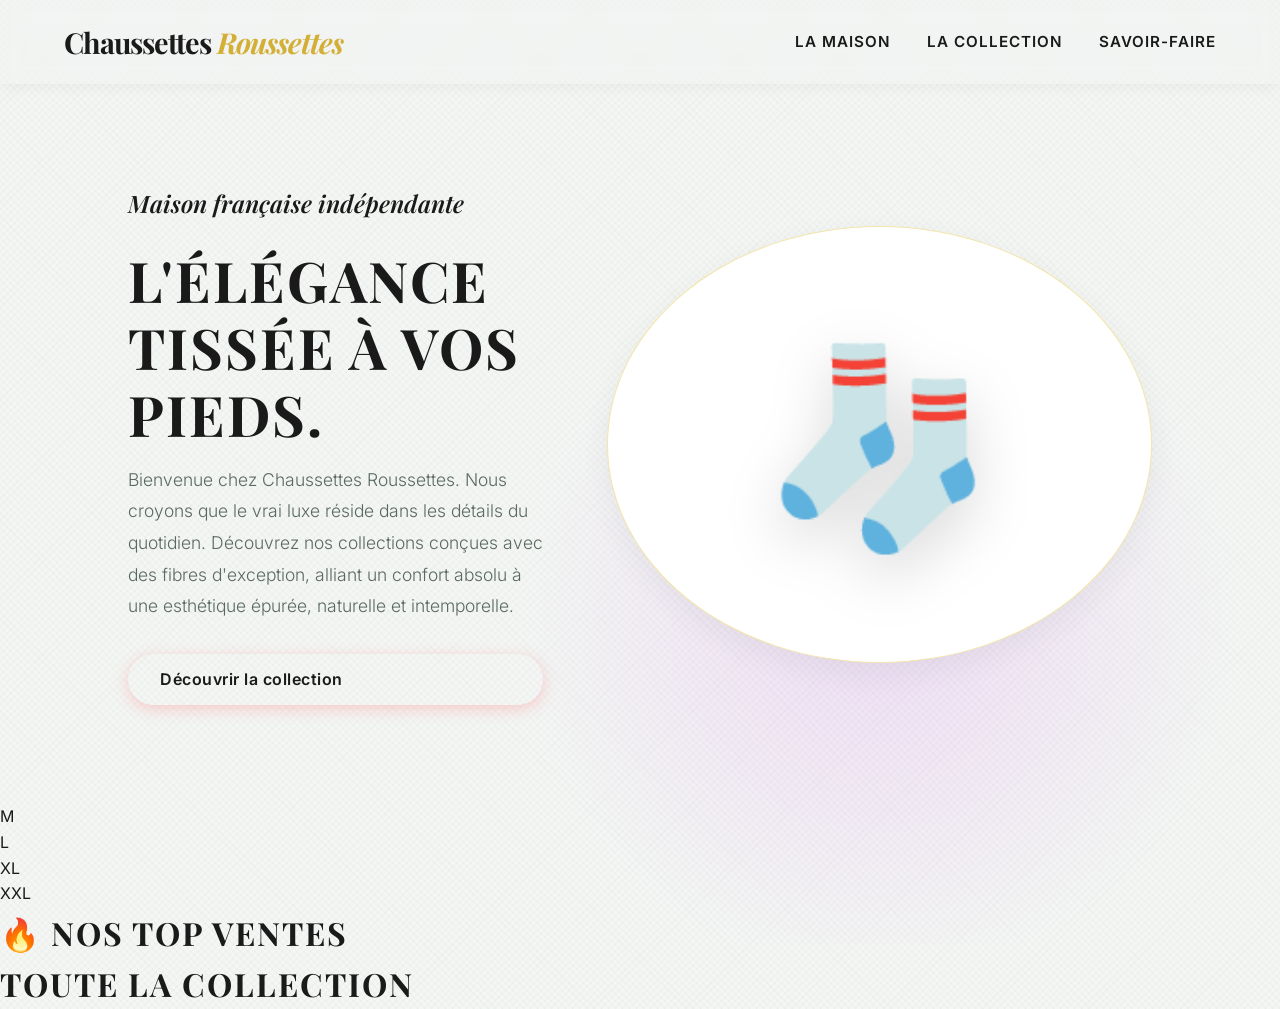
<file: index.html>
<!DOCTYPE html>
<html lang="fr">
<head>
    <meta charset="UTF-8">
    <meta name="viewport" content="width=device-width, initial-scale=1.0">
    <title>Chaussettes Roussettes - Accueil</title>
    <link rel="stylesheet" href="style.css">
</head>
<body class="page-transition">
    <nav>
        <div class="logo">Chaussettes <span>Roussettes</span></div>
        <div class="links">
            <a href="index.html" class="active">La Maison</a>
            <a href="shop.html">La Collection</a>
            <a href="references.html">Savoir-Faire</a>
        </div>
    </nav>

    <main class="hero-section">
        <div class="hero-content">
            <div class="subtitle">Maison française indépendante</div>
            <h1>L'élégance tissée à vos pieds.</h1>
            <p>Bienvenue chez Chaussettes Roussettes. Nous croyons que le vrai luxe réside dans les détails du quotidien. Découvrez nos collections conçues avec des fibres d'exception, alliant un confort absolu à une esthétique épurée, naturelle et intemporelle.</p>
            <a href="shop.html" class="btn-primary">Découvrir la collection</a>
        </div>
        <div class="hero-image">
            <div class="floating-sock">🧦</div>
        </div>
    </main>

    </body>
</html>
    </div>
</aside>
                <option value="M">M</option>
                <option value="L">L</option>
                <option value="XL">XL</option>
                <option value="XXL">XXL</option>
            </select>

        <section class="shop-content">
            <h2>🔥 Nos Top Ventes</h2>
            <div id="topSalesGrid" class="grid"></div>

            <h2>Toute la collection</h2>
            <div id="productsGrid" class="grid"></div>
        </section>
    </main>

    <script src="script.js"></script>
</body>
</html>
</file>
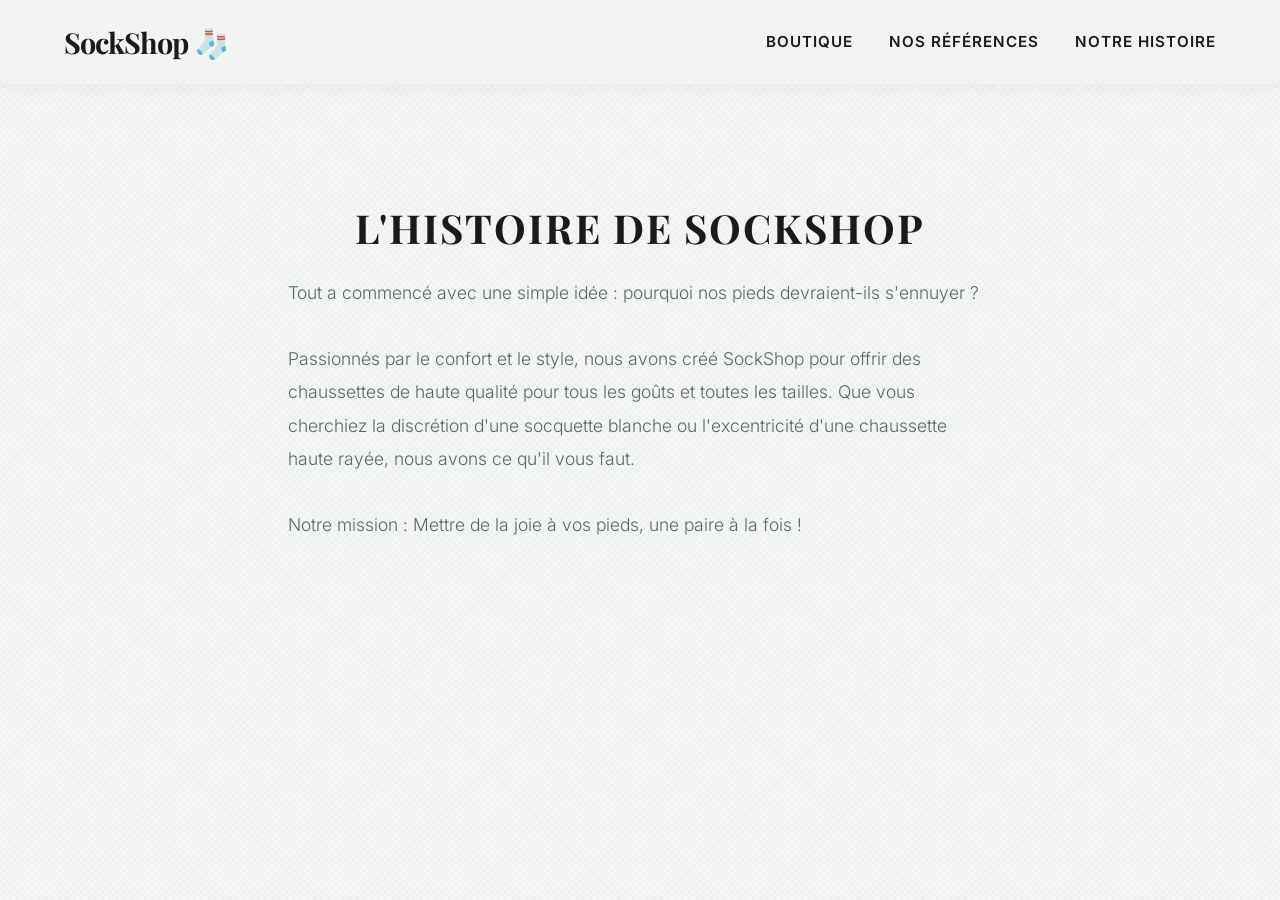
<file: bio.html>
<!DOCTYPE html>
<html lang="fr">
<head>
    <meta charset="UTF-8">
    <meta name="viewport" content="width=device-width, initial-scale=1.0">
    <title>SockShop - Notre Histoire</title>
    <link rel="stylesheet" href="style.css">
</head>
<body>
    <nav>
        <div class="logo">SockShop 🧦</div>
        <div class="links">
            <a href="index.html">Boutique</a>
            <a href="references.html">Nos Références</a>
            <a href="bio.html" class="active">Notre Histoire</a>
        </div>
    </nav>

    <main class="content-page">
        <h1>L'Histoire de SockShop</h1>
        <p>Tout a commencé avec une simple idée : pourquoi nos pieds devraient-ils s'ennuyer ?</p>
        <p>Passionnés par le confort et le style, nous avons créé SockShop pour offrir des chaussettes de haute qualité pour tous les goûts et toutes les tailles. Que vous cherchiez la discrétion d'une socquette blanche ou l'excentricité d'une chaussette haute rayée, nous avons ce qu'il vous faut.</p>
        <p>Notre mission : Mettre de la joie à vos pieds, une paire à la fois !</p>
    </main>
</body>
</html>
</file>
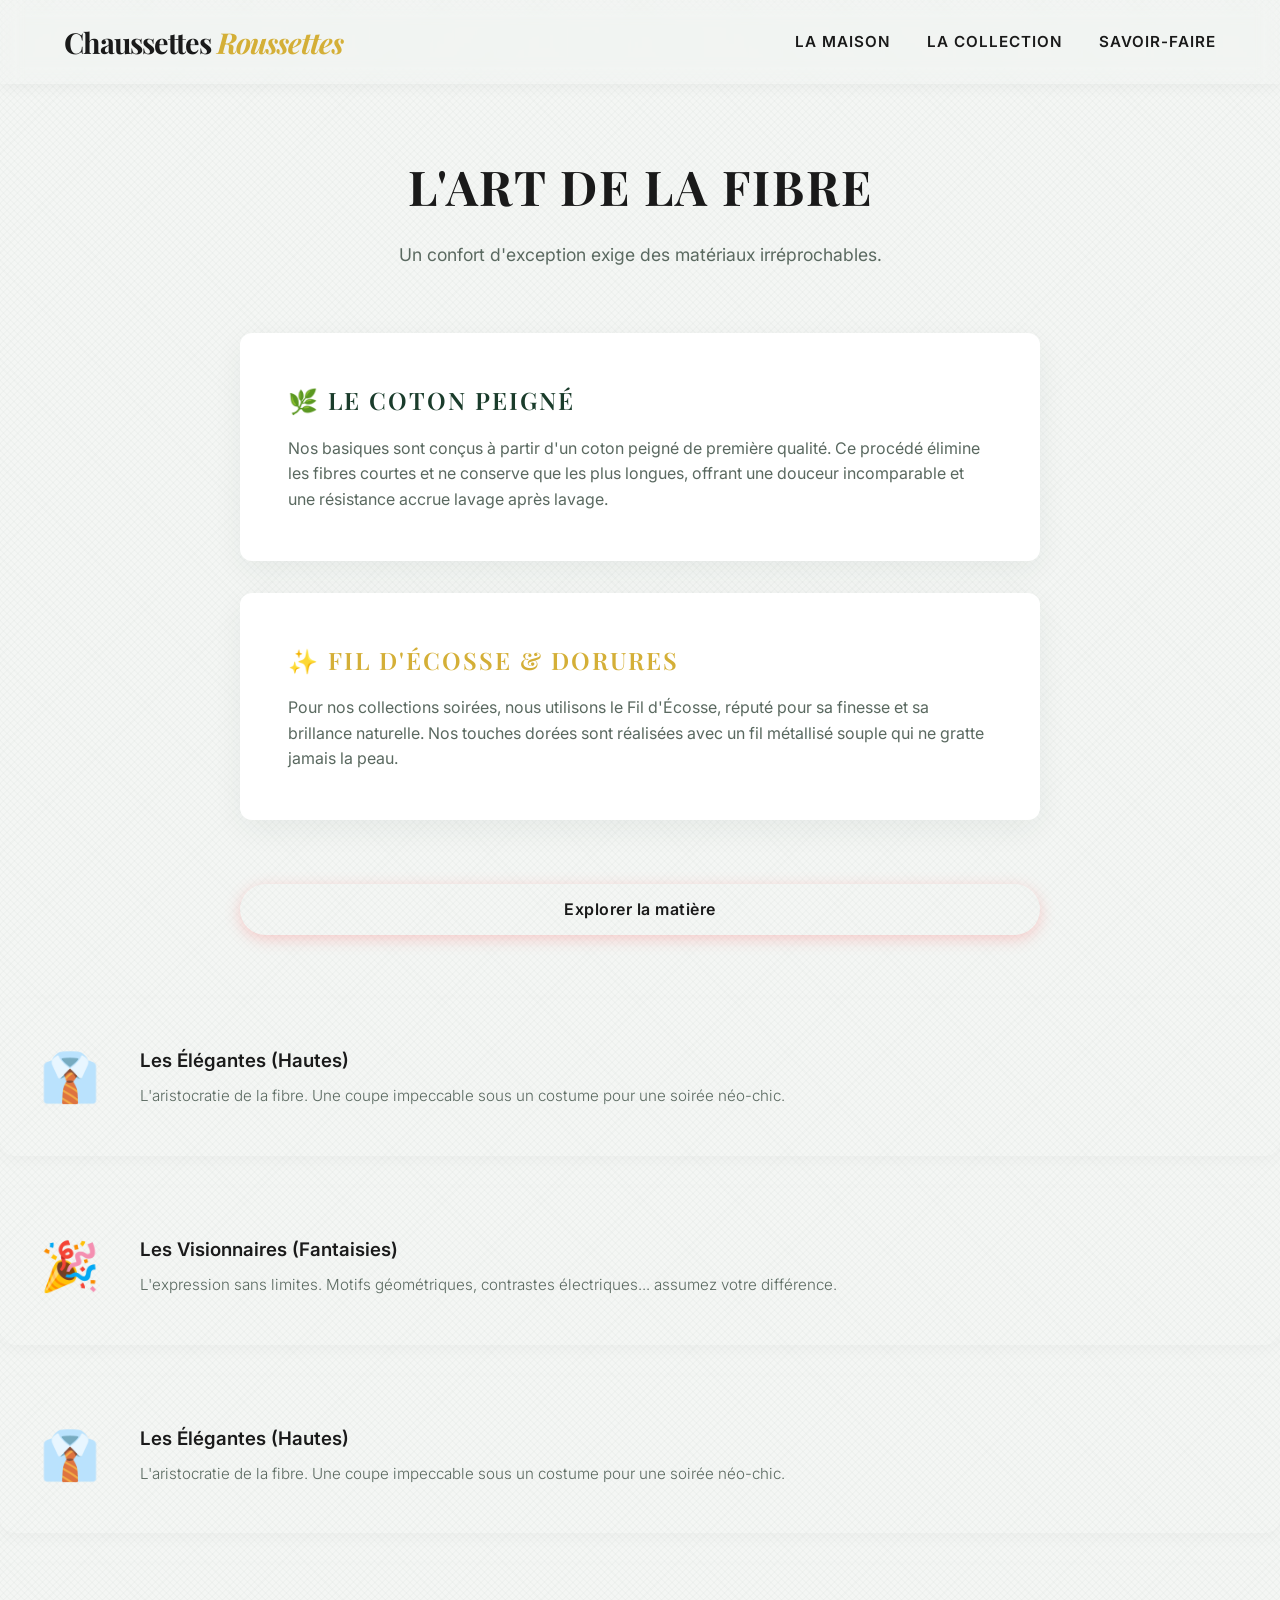
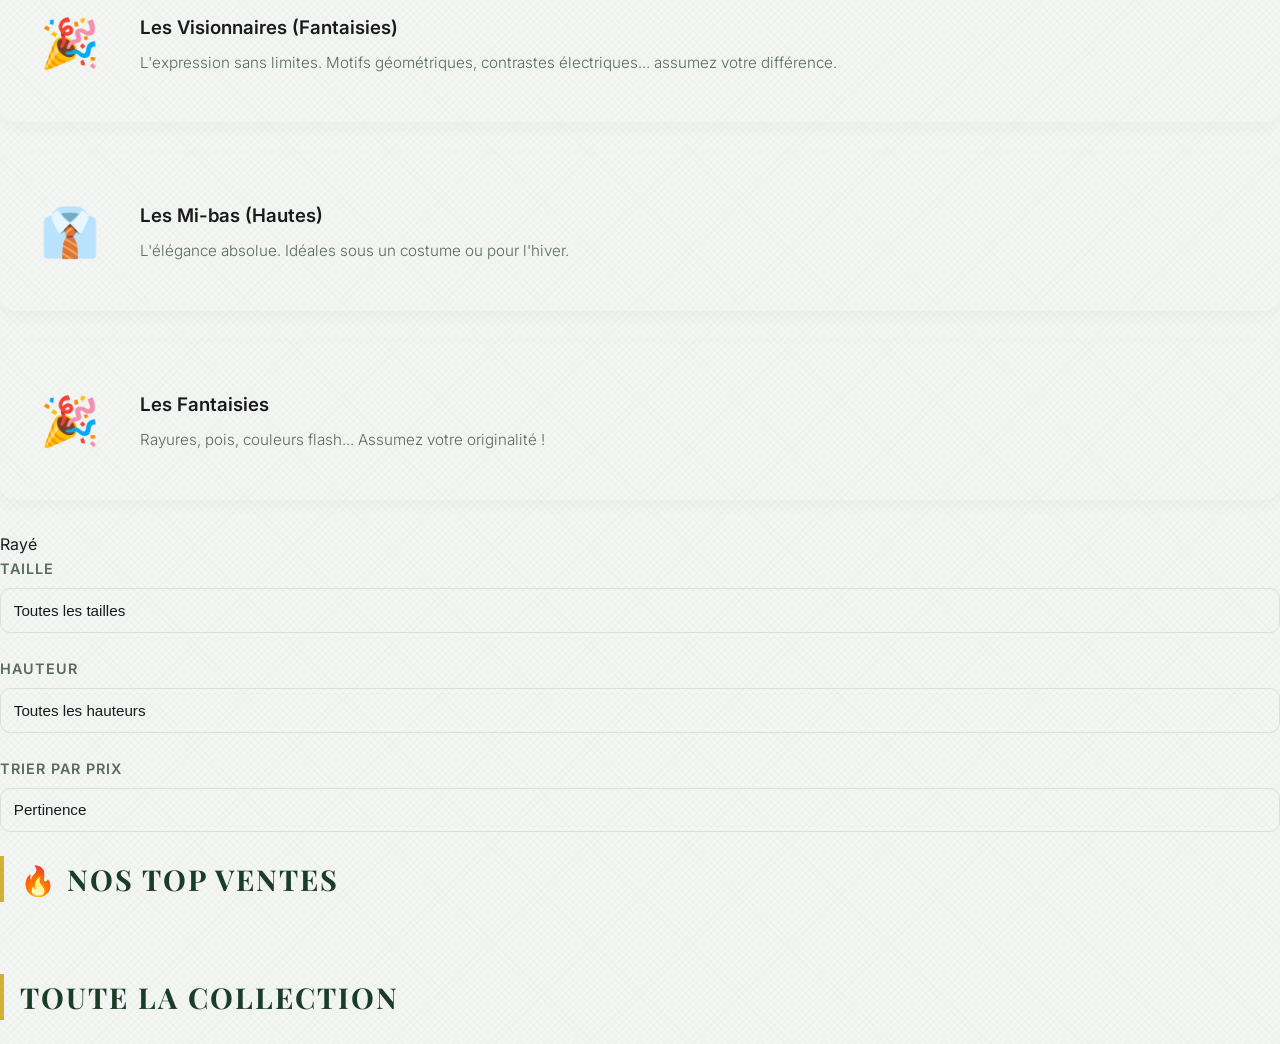
<file: references.html>
<!DOCTYPE html>
<html lang="fr">
<head>
    <meta charset="UTF-8">
    <meta name="viewport" content="width=device-width, initial-scale=1.0">
    <title>Chaussettes Roussettes - Savoir-Faire</title>
    <link rel="stylesheet" href="style.css">
</head>
<body class="page-transition">
    <nav>
        <div class="logo">Chaussettes <span>Roussettes</span></div>
        <div class="links">
            <a href="index.html">La Maison</a>
            <a href="shop.html">La Collection</a>
            <a href="references.html" class="active">Savoir-Faire</a>
        </div>
    </nav>

    <main class="shop-layout" style="margin-top: 4rem;">
        <div style="max-width: 800px; margin: 0 auto; text-align: center;">
            <h1 style="margin-bottom: 1rem;">L'Art de la Fibre</h1>
            <p style="color: var(--text-muted); font-size: 1.1rem; margin-bottom: 4rem;">Un confort d'exception exige des matériaux irréprochables.</p>
            
            <div style="text-align: left; background: var(--bg-card); padding: 3rem; border-radius: var(--radius); box-shadow: var(--shadow-soft); border: var(--border); margin-bottom: 2rem;">
                <h3 style="margin-bottom: 1rem; color: var(--primary-green); font-family: var(--font-heading); font-size: 1.5rem;">🌿 Le Coton Peigné</h3>
                <p style="color: var(--text-muted);">Nos basiques sont conçus à partir d'un coton peigné de première qualité. Ce procédé élimine les fibres courtes et ne conserve que les plus longues, offrant une douceur incomparable et une résistance accrue lavage après lavage.</p>
            </div>

            <div style="text-align: left; background: var(--bg-card); padding: 3rem; border-radius: var(--radius); box-shadow: var(--shadow-soft); border: var(--border); margin-bottom: 2rem;">
                <h3 style="margin-bottom: 1rem; color: var(--accent-gold); font-family: var(--font-heading); font-size: 1.5rem;">✨ Fil d'Écosse & Dorures</h3>
                <p style="color: var(--text-muted);">Pour nos collections soirées, nous utilisons le Fil d'Écosse, réputé pour sa finesse et sa brillance naturelle. Nos touches dorées sont réalisées avec un fil métallisé souple qui ne gratte jamais la peau.</p>
            </div>
            
            <a href="shop.html" class="btn-primary" style="margin-top: 2rem;">Explorer la matière</a>
        </div>
    </main>

    <script src="script.js"></script>
</body>
</html>
            </div>
            <div class="ref-item">
                <div class="ref-icon">👔</div>
                <div class="ref-text">
                    <h3>Les Élégantes (Hautes)</h3>
                    <p>L'aristocratie de la fibre. Une coupe impeccable sous un costume pour une soirée néo-chic.</p>
                </div>
            </div>
            <div class="ref-item">
                <div class="ref-icon">🎉</div>
                <div class="ref-text">
                    <h3>Les Visionnaires (Fantaisies)</h3>
                    <p>L'expression sans limites. Motifs géométriques, contrastes électriques... assumez votre différence.</p>
                </div>
            </div>
        </div>
    </main>

    <script src="script.js"></script>
</body>
</html>
            </div>
            <div class="ref-item">
                <div class="ref-icon">👔</div>
                <div class="ref-text">
                    <h3>Les Élégantes (Hautes)</h3>
                    <p>L'aristocratie de la fibre. Une coupe impeccable sous un costume pour une soirée néo-chic.</p>
                </div>
            </div>
            <div class="ref-item">
                <div class="ref-icon">🎉</div>
                <div class="ref-text">
                    <h3>Les Visionnaires (Fantaisies)</h3>
                    <p>L'expression sans limites. Motifs géométriques, contrastes électriques... assumez votre différence.</p>
                </div>
            </div>
        </div>
    </main>

    <script src="script.js"></script>
</body>
</html>
            </div>
            <div class="ref-item">
                <div class="ref-icon">👔</div>
                <div class="ref-text">
                    <h3>Les Mi-bas (Hautes)</h3>
                    <p>L'élégance absolue. Idéales sous un costume ou pour l'hiver.</p>
                </div>
            </div>
            <div class="ref-item">
                <div class="ref-icon">🎉</div>
                <div class="ref-text">
                    <h3>Les Fantaisies</h3>
                    <p>Rayures, pois, couleurs flash... Assumez votre originalité !</p>
                </div>
            </div>
        </div>
    </main>

    <script src="script.js"></script>
</body>
</html>
                    <option value="rayé">Rayé</option>
                </select>
            </div>
            <div class="filter-group">
                <label>Taille</label>
                <select id="sizeFilter">
                    <option value="toutes">Toutes les tailles</option>
                    <option value="S">S</option>
                    <option value="M">M</option>
                    <option value="L">L</option>
                    <option value="XL">XL</option>
                    <option value="XXL">XXL</option>
                </select>
            </div>
            <div class="filter-group">
                <label>Hauteur</label>
                <select id="heightFilter">
                    <option value="toutes">Toutes les hauteurs</option>
                    <option value="haute">Hautes</option>
                    <option value="basse">Basses</option>
                </select>
            </div>
            <div class="filter-group">
                <label>Trier par Prix</label>
                <select id="priceSort">
                    <option value="aucun">Pertinence</option>
                    <option value="asc">Moins cher au plus cher</option>
                    <option value="desc">Plus cher au moins cher</option>
                </select>
            </div>
        </aside>

        <section class="shop-content">
            <h2 class="section-title">🔥 Nos Top Ventes</h2>
            <div id="topSalesGrid" class="grid"></div>

            <h2 class="section-title" style="margin-top: 3rem;">Toute la collection</h2>
            <div id="productsGrid" class="grid"></div>
        </section>
    </main>

    <div id="productModal" class="modal">
        <div class="modal-content glass-panel">
            <span class="close-btn">&times;</span>
            <div id="modalDetails"></div>
        </div>
    </div>

    <script src="script.js"></script>
</body>
</html>
</file>
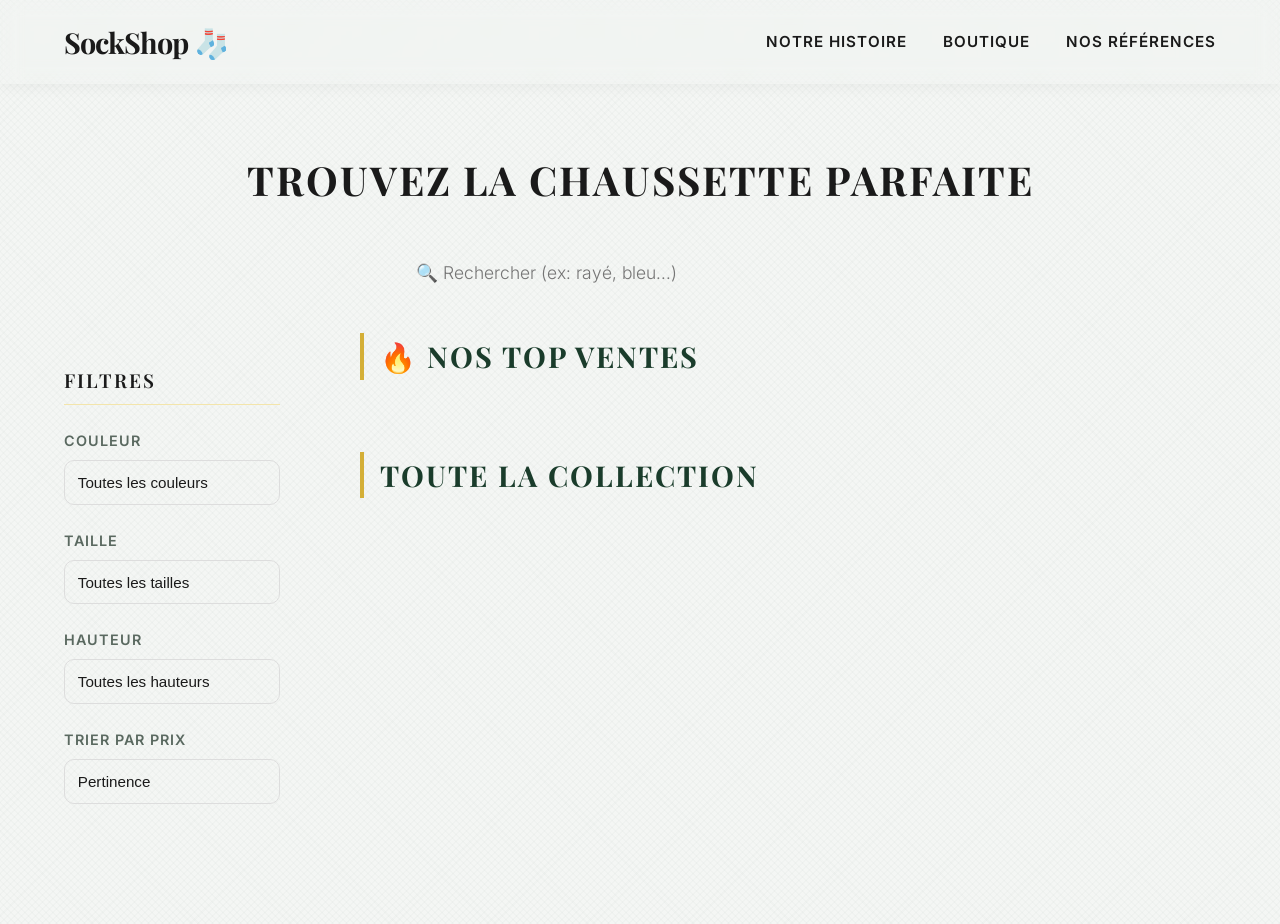
<file: Shop.html>
<!DOCTYPE html>
<html lang="fr">
<head>
    <meta charset="UTF-8">
    <meta name="viewport" content="width=device-width, initial-scale=1.0">
    <title>SockShop - Boutique</title>
    <link rel="stylesheet" href="style.css">
</head>
<body class="page-transition">
    <nav>
        <div class="logo">SockShop 🧦</div>
        <div class="links">
            <a href="index.html">Notre Histoire</a>
            <a href="shop.html" class="active">Boutique</a>
            <a href="references.html">Nos Références</a>
        </div>
    </nav>

    <header class="shop-header animate-slide-up">
        <h1>Trouvez la chaussette parfaite</h1>
        <div class="search-bar">
            <input type="text" id="searchInput" placeholder="🔍 Rechercher (ex: rayé, bleu...)">
        </div>
    </header>

    <main class="shop-layout animate-fade-in">
        <aside class="filters glass-panel">
            <h3>Filtres</h3>
            <div class="filter-group">
                <label>Couleur</label>
                <select id="colorFilter">
                    <option value="toutes">Toutes les couleurs</option>
                    <option value="rouge">Rouge</option>
                    <option value="bleu">Bleu</option>
                    <option value="noir">Noir</option>
                    <option value="blanc">Blanc</option>
                    <option value="rayé">Rayé</option>
                </select>
            </div>
            <div class="filter-group">
                <label>Taille</label>
                <select id="sizeFilter">
                    <option value="toutes">Toutes les tailles</option>
                    <option value="S">S</option>
                    <option value="M">M</option>
                    <option value="L">L</option>
                    <option value="XL">XL</option>
                    <option value="XXL">XXL</option>
                </select>
            </div>
            <div class="filter-group">
                <label>Hauteur</label>
                <select id="heightFilter">
                    <option value="toutes">Toutes les hauteurs</option>
                    <option value="haute">Hautes</option>
                    <option value="basse">Basses</option>
                </select>
            </div>
            <div class="filter-group">
                <label>Trier par Prix</label>
                <select id="priceSort">
                    <option value="aucun">Pertinence</option>
                    <option value="asc">Moins cher au plus cher</option>
                    <option value="desc">Plus cher au moins cher</option>
                </select>
            </div>
        </aside>

        <section class="shop-content">
            <h2 class="section-title">🔥 Nos Top Ventes</h2>
            <div id="topSalesGrid" class="grid"></div>

            <h2 class="section-title" style="margin-top: 3rem;">Toute la collection</h2>
            <div id="productsGrid" class="grid"></div>
        </section>
    </main>

    <div id="productModal" class="modal">
        <div class="modal-content glass-panel">
            <span class="close-btn">&times;</span>
            <div id="modalDetails"></div>
        </div>
    </div>

    <script src="script.js"></script>
</body>
</html>
</file>
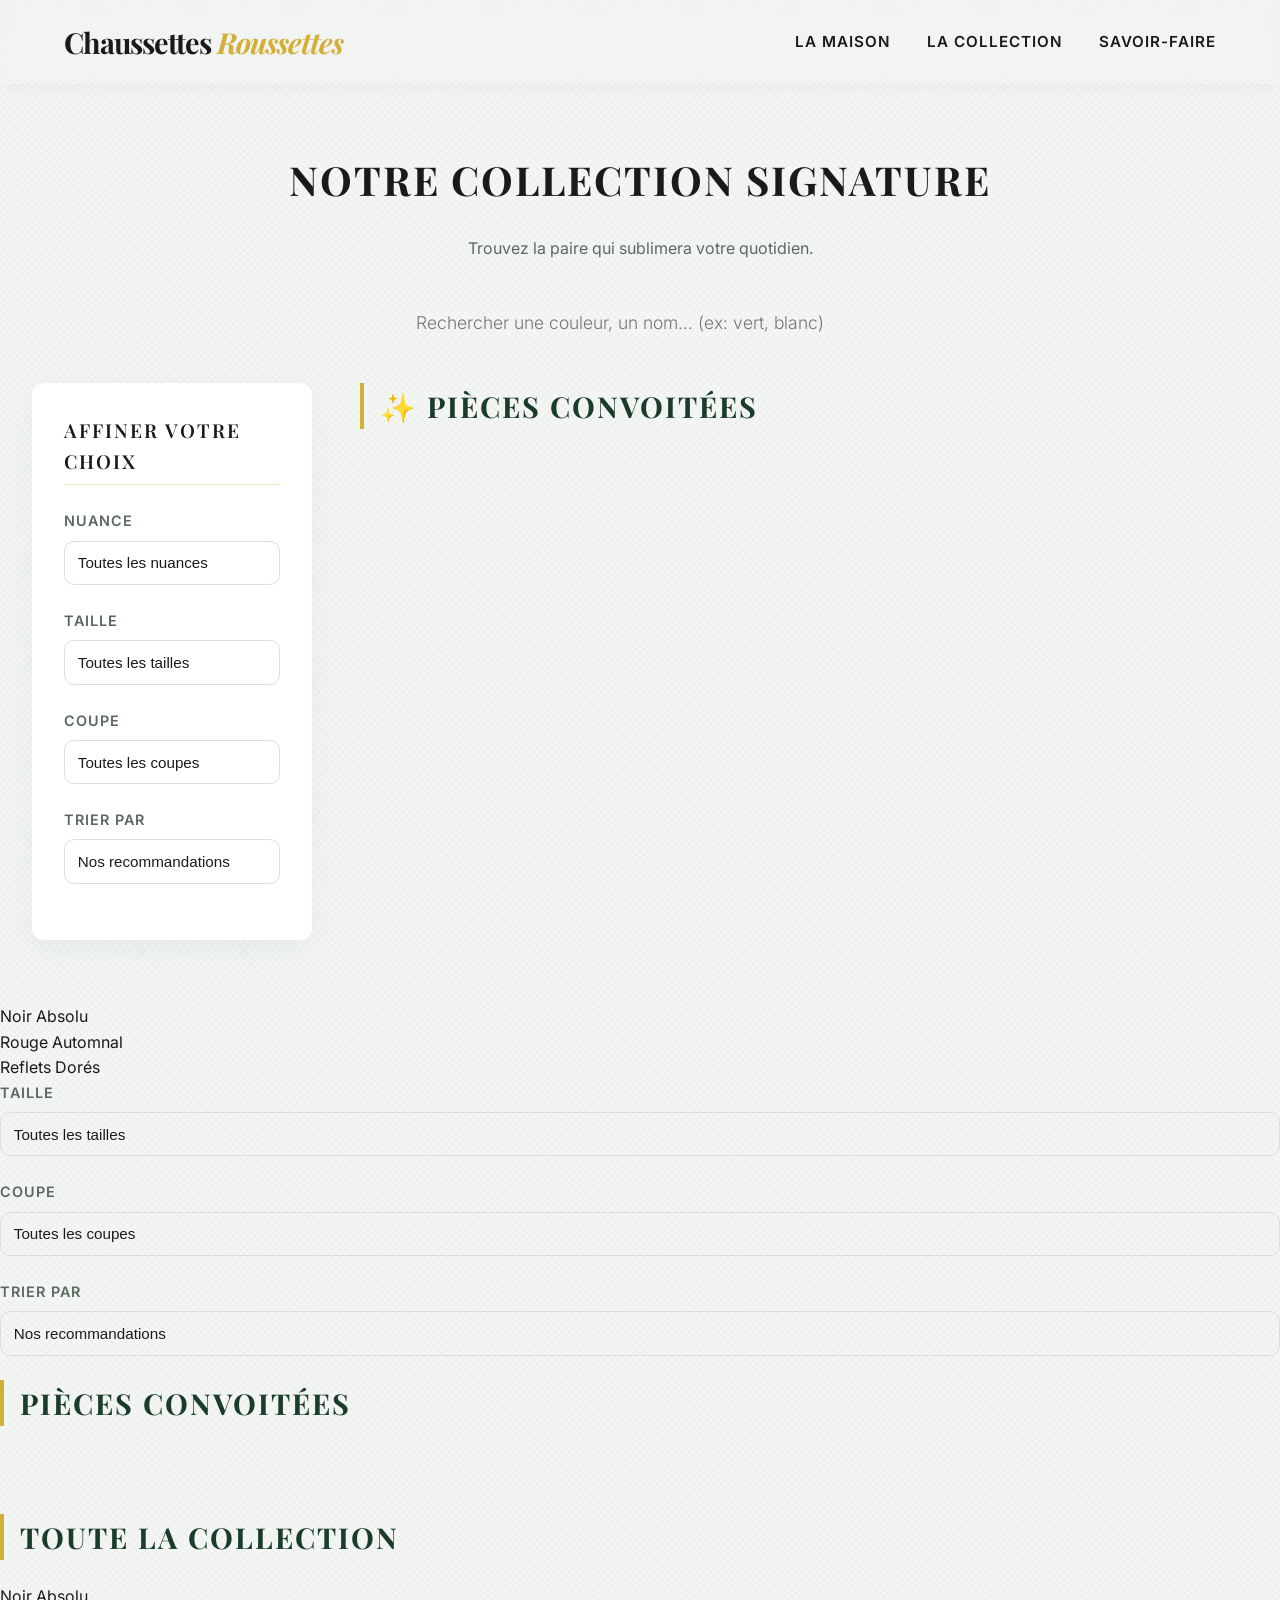
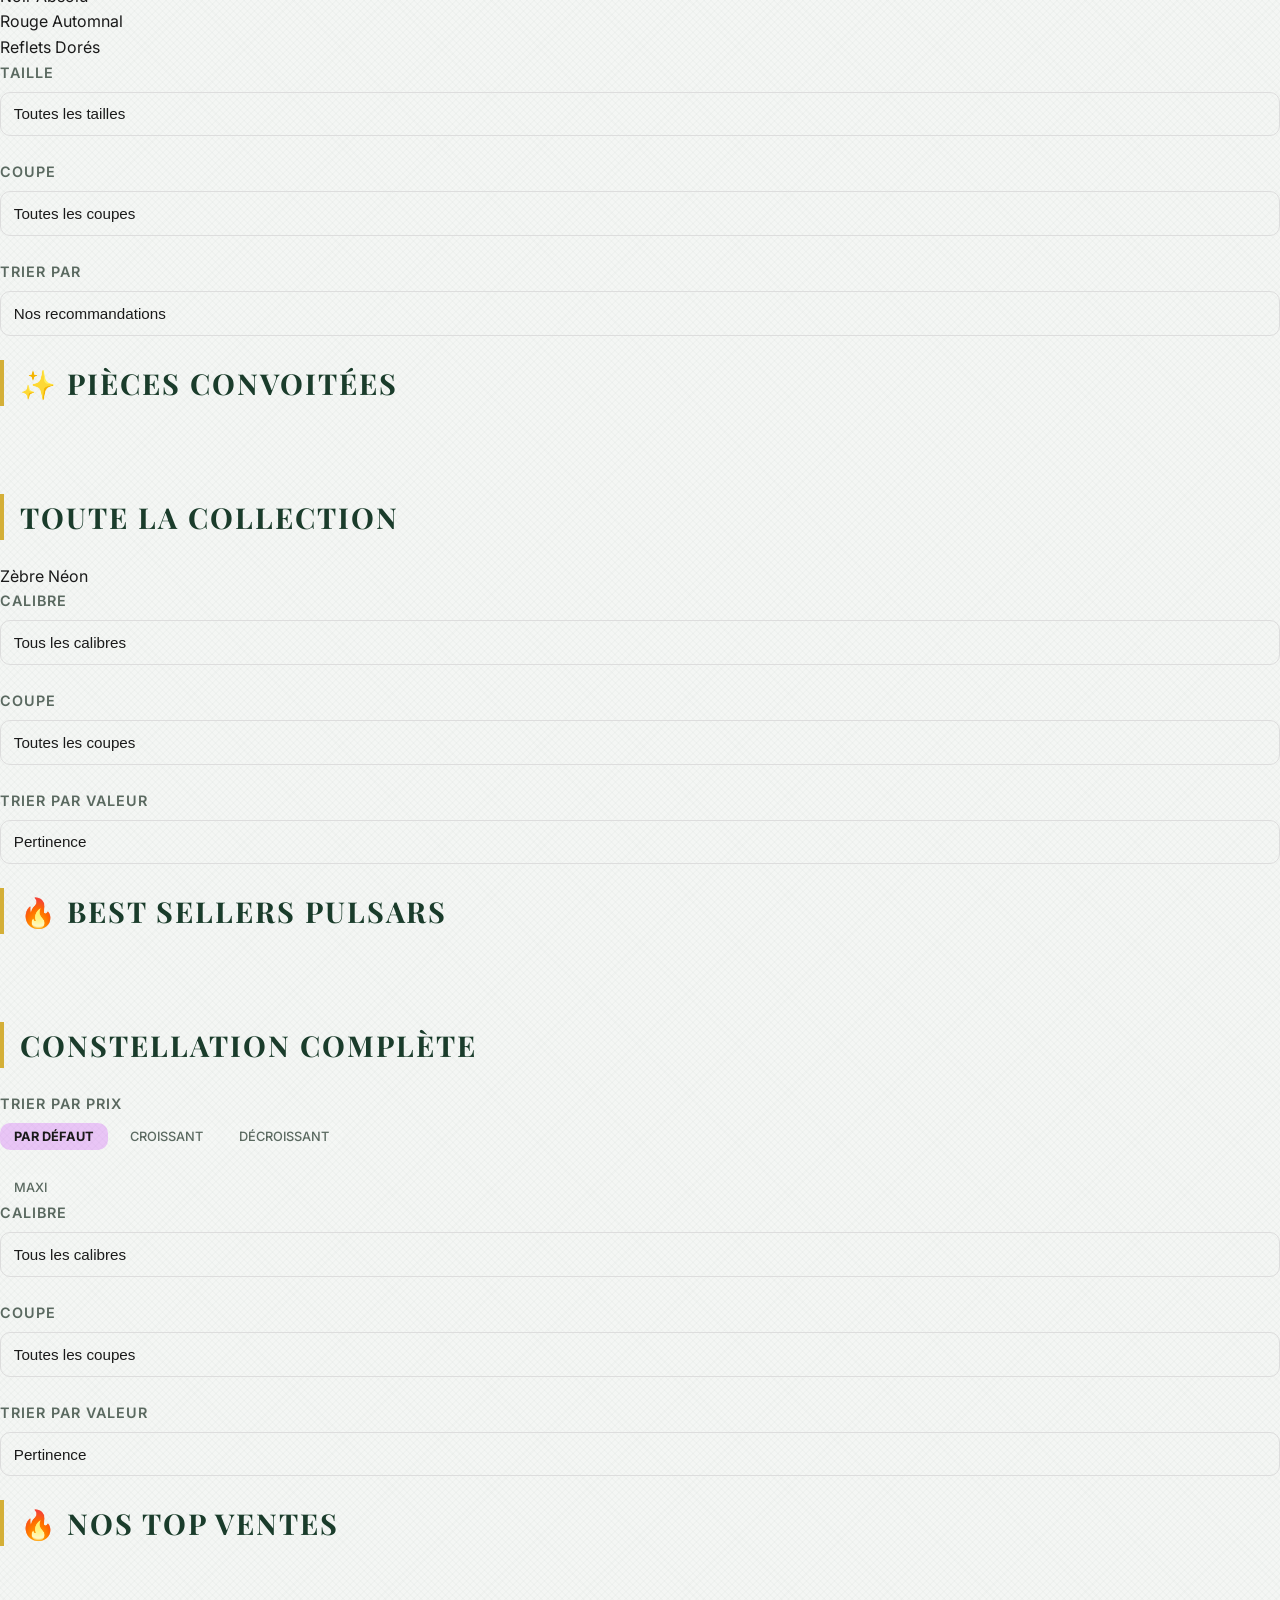
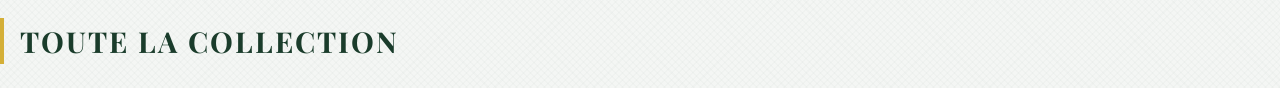
<file: shop.html>
<!DOCTYPE html>
<html lang="fr">
<head>
    <meta charset="UTF-8">
    <meta name="viewport" content="width=device-width, initial-scale=1.0">
    <title>Chaussettes Roussettes - La Collection</title>
    <link rel="stylesheet" href="style.css">
</head>
<body class="page-transition">
    <nav>
        <div class="logo">Chaussettes <span>Roussettes</span></div>
        <div class="links">
            <a href="index.html">La Maison</a>
            <a href="shop.html" class="active">La Collection</a>
            <a href="references.html">Savoir-Faire</a>
        </div>
    </nav>

    <header class="shop-header">
        <h1>Notre Collection Signature</h1>
        <p style="color: var(--text-muted);">Trouvez la paire qui sublimera votre quotidien.</p>
        <div class="search-bar">
            <input type="text" id="searchInput" placeholder="Rechercher une couleur, un nom... (ex: vert, blanc)">
        </div>
    </header>

    <main class="shop-layout">
        <aside class="filters">
            <h3>Affiner votre choix</h3>
            
            <div class="filter-group">
                <label>Nuance</label>
                <select id="colorFilter">
                    <option value="toutes">Toutes les nuances</option>
                    <option value="vert">Vert Forêt / Sauge</option>
                    <option value="blanc">Blanc Pur / Crème</option>
                    <option value="noir">Noir Absolu</option>
                    <option value="rouge">Rouge Automnal</option>
                    <option value="doré">Reflets Dorés</option>
                </select>
            </div>
            
            <div class="filter-group">
                <label>Taille</label>
                <select id="sizeFilter">
                    <option value="toutes">Toutes les tailles</option>
                    <option value="S">S (35-38)</option>
                    <option value="M">M (39-42)</option>
                    <option value="L">L (43-45)</option>
                    <option value="XL">XL (46+)</option>
                </select>
            </div>
            
            <div class="filter-group">
                <label>Coupe</label>
                <select id="heightFilter">
                    <option value="toutes">Toutes les coupes</option>
                    <option value="haute">Classique (Haute)</option>
                    <option value="basse">Socquette (Basse)</option>
                </select>
            </div>
            
            <div class="filter-group">
                <label>Trier par</label>
                <select id="priceSort">
                    <option value="aucun">Nos recommandations</option>
                    <option value="asc">Prix croissant</option>
                    <option value="desc">Prix décroissant</option>
                </select>
            </div>
        </aside>

        <section class="shop-content">
            <div id="topSalesSection">
                <h2 class="section-title">✨ Pièces Convoitées</h2>
                <div id="topSalesGrid" class="grid" style="margin-bottom: 4rem;"></div>
            </div>

            <div id="productsGrid"></div>
        </section>
    </main>

    <div id="productModal" class="modal">
        <div class="modal-content glass-panel">
            <span class="close-btn">&times;</span>
            <div id="modalDetails"></div>
        </div>
    </div>

    <script src="script.js"></script>
</body>
</html>
                    <option value="noir">Noir Absolu</option>
                    <option value="rouge">Rouge Automnal</option>
                    <option value="doré">Reflets Dorés</option>
                </select>
            </div>
            
            <div class="filter-group">
                <label>Taille</label>
                <select id="sizeFilter">
                    <option value="toutes">Toutes les tailles</option>
                    <option value="S">S (35-38)</option>
                    <option value="M">M (39-42)</option>
                    <option value="L">L (43-45)</option>
                    <option value="XL">XL (46+)</option>
                </select>
            </div>
            
            <div class="filter-group">
                <label>Coupe</label>
                <select id="heightFilter">
                    <option value="toutes">Toutes les coupes</option>
                    <option value="haute">Classique (Haute)</option>
                    <option value="basse">Socquette (Basse)</option>
                </select>
            </div>
            
            <div class="filter-group">
                <label>Trier par</label>
                <select id="priceSort">
                    <option value="aucun">Nos recommandations</option>
                    <option value="asc">Prix croissant</option>
                    <option value="desc">Prix décroissant</option>
                </select>
            </div>
        </aside>

        <section class="shop-content">
            <h2 class="section-title">Pièces Convoitées</h2>
            <div id="topSalesGrid" class="grid"></div>

            <h2 class="section-title" style="margin-top: 4rem;">Toute la Collection</h2>
            <div id="productsGrid" class="grid"></div>
        </section>
    </main>

    <div id="productModal" class="modal">
        <div class="modal-content">
            <span class="close-btn">&times;</span>
            <div id="modalDetails"></div>
        </div>
    </div>

    <script src="script.js"></script>
</body>
</html>
                    <option value="noir">Noir Absolu</option>
                    <option value="rouge">Rouge Automnal</option>
                    <option value="doré">Reflets Dorés</option>
                </select>
            </div>
            
            <div class="filter-group">
                <label>Taille</label>
                <select id="sizeFilter">
                    <option value="toutes">Toutes les tailles</option>
                    <option value="S">S (35-38)</option>
                    <option value="M">M (39-42)</option>
                    <option value="L">L (43-45)</option>
                    <option value="XL">XL (46+)</option>
                </select>
            </div>
            
            <div class="filter-group">
                <label>Coupe</label>
                <select id="heightFilter">
                    <option value="toutes">Toutes les coupes</option>
                    <option value="haute">Classique (Haute)</option>
                    <option value="basse">Socquette (Basse)</option>
                </select>
            </div>
            
            <div class="filter-group">
                <label>Trier par</label>
                <select id="priceSort">
                    <option value="aucun">Nos recommandations</option>
                    <option value="asc">Prix croissant</option>
                    <option value="desc">Prix décroissant</option>
                </select>
            </div>
        </aside>

        <section class="shop-content">
            <h2 class="section-title">✨ Pièces Convoitées</h2>
            <div id="topSalesGrid" class="grid"></div>

            <h2 class="section-title" style="margin-top: 4rem;">Toute la Collection</h2>
            <div id="productsGrid" class="grid"></div>
        </section>
    </main>

    <div id="productModal" class="modal">
        <div class="modal-content">
            <span class="close-btn">&times;</span>
            <div id="modalDetails"></div>
        </div>
    </div>

    <script src="script.js"></script>
</body>
</html>
                    <option value="rayé">Zèbre Néon</option>
                </select>
            </div>
            <div class="filter-group">
                <label>Calibre</label>
                <select id="sizeFilter">
                    <option value="toutes">Tous les calibres</option>
                    <option value="S">S</option>
                    <option value="M">M</option>
                    <option value="L">L</option>
                    <option value="XL">XL</option>
                    <option value="XXL">XXL</option>
                </select>
            </div>
            <div class="filter-group">
                <label>Coupe</label>
                <select id="heightFilter">
                    <option value="toutes">Toutes les coupes</option>
                    <option value="haute">Hautes</option>
                    <option value="basse">Basses</option>
                </select>
            </div>
            <div class="filter-group">
                <label>Trier par Valeur</label>
                <select id="priceSort">
                    <option value="aucun">Pertinence</option>
                    <option value="asc">Valeur croissante</option>
                    <option value="desc">Valeur décroissante</option>
                </select>
            </div>
        </aside>

        <section class="shop-content">
            <h2 class="section-title">🔥 Best Sellers Pulsars</h2>
            <div id="topSalesGrid" class="grid"></div>

            <h2 class="section-title" style="margin-top: 4rem;">Constellation Complète</h2>
            <div id="productsGrid" class="grid"></div>
        </section>
    </main>

    <div id="productModal" class="modal">
        <div class="modal-content glass-panel">
            <span class="close-btn">&times;</span>
            <div id="modalDetails"></div>
        </div>
    </div>

    <script src="script.js"></script>
</body>
</html>
            <div class="filter-group">
                <label>Trier par Prix</label>
                <div class="filter-chips" id="priceChips">
                    <button class="chip active" data-value="aucun">Par défaut</button>
                    <button class="chip" data-value="asc">Croissant</button>
                    <button class="chip" data-value="desc">Décroissant</button>
                </div>
            </div>
        </aside>

        <section style="flex: 1;">
            <div id="productsGrid" class="grid"></div>
        </section>
    </main>

    <div id="productModal" class="modal">
        <div class="modal-content">
            <span class="close-btn">&times;</span>
            <div id="modalDetails"></div>
        </div>
    </div>

    <script src="script.js"></script>
</body>
</html>
                    <button class="chip" data-value="desc">Maxi</button>
                </div>
            </div>
        </aside>

        <main class="grid" id="productsGrid"></main>
    </div>

    <div id="productModal" class="modal">
        <div class="modal-content">
            <span class="close">&times;</span>
            <div id="modalBody"></div>
        </div>
    </div>

    <script src="script.js"></script>
</body>
</html>
</body>
</html>
                </select>
            </div>
            <div class="filter-group">
                <label>Calibre</label>
                <select id="sizeFilter">
                    <option value="toutes">Tous les calibres</option>
                    <option value="S">S</option>
                    <option value="M">M</option>
                    <option value="L">L</option>
                    <option value="XL">XL</option>
                    <option value="XXL">XXL</option>
                </select>
            </div>
            <div class="filter-group">
                <label>Coupe</label>
                <select id="heightFilter">
                    <option value="toutes">Toutes les coupes</option>
                    <option value="haute">Hautes</option>
                    <option value="basse">Basses</option>
                </select>
            </div>
            <div class="filter-group">
                <label>Trier par Valeur</label>
                <select id="priceSort">
                    <option value="aucun">Pertinence</option>
                    <option value="asc">Valeur croissante</option>
                    <option value="desc">Valeur décroissante</option>
                </select>
            </div>
        </aside>

        <section class="shop-content">
            <h2 class="section-title">🔥 Nos Top Ventes</h2>
            <div id="topSalesGrid" class="grid"></div>

            <h2 class="section-title" style="margin-top: 3rem;">Toute la collection</h2>
            <div id="productsGrid" class="grid"></div>
        </section>
    </main>

    <div id="productModal" class="modal">
        <div class="modal-content glass-panel">
            <span class="close-btn">&times;</span>
            <div id="modalDetails"></div>
        </div>
    </div>

    <script src="script.js"></script>
</body>
</html>
</file>
<file: style.css>
@import url('https://fonts.googleapis.com/css2?family=Playfair+Display:ital,wght@0,400;0,600;0,700;1,400&family=Inter:wght@300;400;500&display=swap');

:root {
    --bg-main: #F4F6F4; /* Un blanc très légèrement teinté de vert/gris pour la douceur */
    --bg-card: #FFFFFF;
    
    --primary-green: #1A3C2B; /* Vert forêt très profond et luxueux */
    --primary-green-light: #2A543F;
    
    --accent-gold: #D4AF37; /* Or classique */
    --accent-gold-light: #F3E5AB;
    
    --text-dark: #1A1A1A;
    --text-muted: #5A6960; /* Gris-vert pour les textes secondaires */
    
    --shadow-soft: 0 10px 30px rgba(26, 60, 43, 0.06);
    --shadow-gold: 0 10px 30px rgba(212, 175, 55, 0.15);
    
    --border-gold: 1px solid var(--accent-gold);
    --border-green: 1px solid rgba(26, 60, 43, 0.1);
    
    --radius: 12px;
    --transition: all 0.3s ease;
    
    --font-heading: 'Playfair Display', serif;
    --font-body: 'Inter', sans-serif;
}

* { box-sizing: border-box; margin: 0; padding: 0; outline: none; }

/* --- TEXTURE COTON / MAILLE EN FOND --- */
body { 
    background-color: var(--bg-main); 
    color: var(--text-dark); 
    font-family: var(--font-body);
    line-height: 1.6;
    -webkit-font-smoothing: antialiased;
    /* Création du motif "tissu/maille" avec du CSS pur */
    background-image: 
        repeating-linear-gradient(45deg, rgba(26,60,43,0.02) 0, rgba(26,60,43,0.02) 1.5px, transparent 1.5px, transparent 5px),
        repeating-linear-gradient(-45deg, rgba(26,60,43,0.02) 0, rgba(26,60,43,0.02) 1.5px, transparent 1.5px, transparent 5px);
}

/* Animations */
.page-transition { animation: fadeIn 0.8s ease-out; }
@keyframes fadeIn { from { opacity: 0; transform: translateY(10px); } to { opacity: 1; transform: translateY(0); } }

/* Typographie */
h1, h2, h3 { font-family: var(--font-heading); font-weight: 600; color: var(--primary-green); }
h1 { font-size: 3rem; margin-bottom: 1rem; }
h2 { font-size: 2rem; }

/* --- Navigation (Désormais en Vert & Or) --- */
nav {
    background: var(--primary-green);
    padding: 1.2rem 5%;
    display: flex; justify-content: space-between; align-items: center;
    border-bottom: 3px solid var(--accent-gold);
    position: sticky; top: 0; z-index: 100;
    box-shadow: 0 4px 15px rgba(0,0,0,0.1);
}
nav .logo { 
    font-family: var(--font-heading);
    font-size: 1.8rem; font-weight: 700; 
    color: #FFFFFF;
    letter-spacing: 1px;
}
nav .logo span { color: var(--accent-gold); font-style: italic; }
nav a { 
    color: #FFFFFF; text-decoration: none; 
    margin-left: 2.5rem; font-weight: 400; font-size: 0.95rem;
    transition: var(--transition); position: relative; 
}
nav a:hover, nav a.active { color: var(--accent-gold); }
nav a::after {
    content: ''; position: absolute; width: 0; height: 1px;
    background: var(--accent-gold); bottom: -4px; left: 0;
    transition: var(--transition);
}
nav a:hover::after, nav a.active::after { width: 100%; }

/* --- Boutons Luxe --- */
.btn-primary {
    display: inline-block; 
    background: var(--primary-green);
    color: var(--accent-gold); 
    padding: 1rem 2.5rem; border-radius: 40px; border: var(--border-gold);
    font-family: var(--font-body); font-weight: 500; letter-spacing: 0.5px;
    cursor: pointer; transition: var(--transition); text-decoration: none;
    box-shadow: var(--shadow-soft);
}
.btn-primary:hover { 
    background: var(--accent-gold); color: var(--primary-green);
    box-shadow: var(--shadow-gold); transform: translateY(-2px);
}

/* --- Hero Section (Accueil) --- */
.hero-section { display: flex; align-items: center; justify-content: space-between; min-height: 80vh; padding: 0 10%; gap: 4rem; }
.hero-content { flex: 1; max-width: 600px; }
.hero-content .subtitle { font-size: 1.2rem; color: var(--accent-gold); font-style: italic; font-family: var(--font-heading); margin-bottom: 1rem; }
.hero-content p { color: var(--text-muted); font-size: 1.1rem; margin-bottom: 2.5rem; }
.hero-image { 
    flex: 1; display: flex; justify-content: center; 
    background: var(--bg-card); padding: 4rem; border-radius: 50%;
    box-shadow: var(--shadow-gold); border: 2px solid var(--accent-gold);
}
.floating-sock { font-size: 8rem; animation: float 6s ease-in-out infinite; }
@keyframes float { 0%, 100% { transform: translateY(0); } 50% { transform: translateY(-15px); } }

/* --- Boutique & Recherche --- */
.shop-header { text-align: center; padding: 4rem 2rem 2rem; }
.search-bar { margin-top: 2rem; display: flex; justify-content: center; }
.search-bar input {
    padding: 1rem 1.5rem; width: 100%; max-width: 500px;
    border-radius: 30px; border: var(--border-green);
    font-size: 1rem; font-family: var(--font-body);
    box-shadow: var(--shadow-soft); transition: var(--transition);
}
.search-bar input:focus { border: var(--border-gold); box-shadow: var(--shadow-gold); }

/* --- Filtres --- */
.shop-layout { display: flex; max-width: 1400px; margin: 0 auto 5rem; padding: 0 5%; gap: 4rem; }
.filters { 
    width: 280px; padding: 2rem; background: var(--bg-card); 
    border-radius: var(--radius); box-shadow: var(--shadow-soft);
    height: fit-content; position: sticky; top: 100px; border: var(--border-gold);
}
.filters h3 { font-size: 1.2rem; margin-bottom: 1.5rem; border-bottom: 1px solid var(--accent-gold-light); padding-bottom: 0.5rem; color: var(--primary-green); }
.filter-group { margin-bottom: 1.5rem; }
.filter-group label { display: block; font-size: 0.85rem; color: var(--primary-green); font-weight: 600; margin-bottom: 0.5rem; text-transform: uppercase; letter-spacing: 1px; }
.filter-group select {
    width: 100%; padding: 0.8rem 1rem; border-radius: 8px; border: var(--border-green);
    background: var(--bg-main); color: var(--text-dark); font-family: var(--font-body); 
    cursor: pointer; transition: var(--transition); font-size: 0.95rem;
}
.filter-group select:focus { border-color: var(--accent-gold); }

/* --- Grille Produits --- */
.shop-content { flex: 1; }
.section-title { font-size: 1.8rem; margin-bottom: 2rem; color: var(--primary-green); border-left: 4px solid var(--accent-gold); padding-left: 1rem; }
.grid { display: grid; grid-template-columns: repeat(auto-fill, minmax(260px, 1fr)); gap: 2rem; }
.card {
    background: var(--bg-card); border-radius: var(--radius); padding: 2rem; text-align: center;
    border: var(--border-green); box-shadow: var(--shadow-soft); transition: var(--transition); cursor: pointer;
    position: relative; overflow: hidden;
}
.card::before { content: ''; position: absolute; top: 0; left: 0; width: 100%; height: 4px; background: var(--accent-gold); transform: scaleX(0); transition: var(--transition); }
.card:hover::before { transform: scaleX(1); }
.card:hover { transform: translateY(-5px); box-shadow: var(--shadow-gold); border-color: var(--accent-gold); }
.card-img { font-size: 4.5rem; margin-bottom: 1.5rem; display: block; transition: transform 0.3s; }
.card:hover .card-img { transform: scale(1.05); }
.card h4 { font-family: var(--font-heading); font-size: 1.2rem; margin-bottom: 0.5rem; color: var(--primary-green); }
.tags { font-size: 0.8rem; color: var(--accent-gold); margin-bottom: 1rem; font-weight: 500; text-transform: uppercase; letter-spacing: 1px; }
.price { font-weight: 600; color: var(--primary-green-light); font-size: 1.3rem; margin-bottom: 1.5rem; }

/* --- Modale --- */
.modal { display: none; position: fixed; z-index: 1000; left: 0; top: 0; width: 100%; height: 100%; background-color: rgba(26, 60, 43, 0.6); backdrop-filter: blur(5px); align-items: center; justify-content: center; opacity: 0; transition: opacity 0.3s; }
.modal.show { display: flex; opacity: 1; }
.modal-content { background: var(--bg-card); padding: 3rem; border-radius: var(--radius); width: 90%; max-width: 500px; text-align: center; position: relative; box-shadow: var(--shadow-gold); border: 2px solid var(--accent-gold); }
.close-btn { position: absolute; top: 1.5rem; right: 1.5rem; font-size: 2rem; color: var(--text-muted); cursor: pointer; }
.close-btn:hover { color: var(--accent-gold); }

@media (max-width: 900px) {
    .hero-section { flex-direction: column; text-align: center; padding: 4rem 5%; }
    .shop-layout { flex-direction: column; }
    .filters { width: 100%; position: static; }
    nav { flex-direction: column; gap: 1rem; }
    nav a { margin: 0 1rem; }
}
.page-transition { animation: fadeIn 0.8s ease-out; }
@keyframes fadeIn { from { opacity: 0; transform: translateY(10px); } to { opacity: 1; transform: translateY(0); } }

/* Typographie */
h1, h2, h3 { font-family: var(--font-heading); font-weight: 600; color: var(--primary-green); }
h1 { font-size: 3rem; margin-bottom: 1rem; }
h2 { font-size: 2rem; }

/* --- Navigation --- */
nav {
    background: rgba(255, 255, 255, 0.95);
    backdrop-filter: blur(10px);
    padding: 1.5rem 5%;
    display: flex; justify-content: space-between; align-items: center;
    border-bottom: var(--border);
    position: sticky; top: 0; z-index: 100;
}
nav .logo { 
    font-family: var(--font-heading);
    font-size: 1.8rem; font-weight: 700; 
    color: var(--primary-green);
    letter-spacing: 1px;
}
nav .logo span { color: var(--accent-gold); font-style: italic; }
nav a { 
    color: var(--text-muted); text-decoration: none; 
    margin-left: 2.5rem; font-weight: 400; font-size: 0.95rem;
    transition: var(--transition); position: relative; 
}
nav a:hover, nav a.active { color: var(--primary-green); }
nav a::after {
    content: ''; position: absolute; width: 0; height: 1px;
    background: var(--accent-gold); bottom: -4px; left: 0;
    transition: var(--transition);
}
nav a:hover::after, nav a.active::after { width: 100%; }

/* --- Boutons --- */
.btn-primary {
    display: inline-block; 
    background: var(--primary-green);
    color: #FFF; 
    padding: 1rem 2.5rem; border-radius: 40px; border: 1px solid var(--primary-green);
    font-family: var(--font-body); font-weight: 500; letter-spacing: 0.5px;
    cursor: pointer; transition: var(--transition); text-decoration: none;
}
.btn-primary:hover { 
    background: #FFF; color: var(--primary-green);
    border-color: var(--primary-green);
    box-shadow: var(--shadow-hover);
}

/* --- Hero Section (Accueil) --- */
.hero-section {
    display: flex; align-items: center; justify-content: space-between;
    min-height: 80vh; padding: 0 10%; gap: 4rem;
}
.hero-content { flex: 1; max-width: 600px; }
.hero-content .subtitle { font-size: 1.2rem; color: var(--accent-gold); font-style: italic; font-family: var(--font-heading); margin-bottom: 1rem; }
.hero-content p { color: var(--text-muted); font-size: 1.1rem; margin-bottom: 2.5rem; }
.hero-image { 
    flex: 1; display: flex; justify-content: center; 
    background: var(--bg-card); padding: 4rem; border-radius: 50%;
    box-shadow: var(--shadow-soft); border: 1px solid var(--accent-gold-light);
}
.floating-sock { font-size: 8rem; animation: float 6s ease-in-out infinite; }
@keyframes float { 0%, 100% { transform: translateY(0); } 50% { transform: translateY(-15px); } }

/* --- Header Boutique & Recherche --- */
.shop-header { text-align: center; padding: 4rem 2rem 2rem; }
.search-bar { margin-top: 2rem; display: flex; justify-content: center; }
.search-bar input {
    padding: 1rem 1.5rem; width: 100%; max-width: 500px;
    border-radius: 30px; border: var(--border);
    font-size: 1rem; font-family: var(--font-body);
    box-shadow: var(--shadow-soft); transition: var(--transition);
}
.search-bar input:focus { border: var(--border-gold); box-shadow: 0 0 0 3px rgba(197, 160, 89, 0.1); }

/* --- Layout Boutique & Filtres --- */
.shop-layout { display: flex; max-width: 1400px; margin: 0 auto 5rem; padding: 0 5%; gap: 4rem; }
.filters { 
    width: 280px; padding: 2rem; background: var(--bg-card); 
    border-radius: var(--radius); box-shadow: var(--shadow-soft);
    height: fit-content; position: sticky; top: 120px; border: var(--border);
}
.filters h3 { font-size: 1.2rem; margin-bottom: 1.5rem; border-bottom: 1px solid var(--accent-gold-light); padding-bottom: 0.5rem; }
.filter-group { margin-bottom: 1.5rem; }
.filter-group label { display: block; font-size: 0.85rem; color: var(--text-muted); margin-bottom: 0.5rem; text-transform: uppercase; letter-spacing: 1px; }
.filter-group select {
    width: 100%; padding: 0.8rem 1rem; border-radius: 8px; border: var(--border);
    background: var(--bg-main); color: var(--text-dark); font-family: var(--font-body); 
    cursor: pointer; transition: var(--transition); font-size: 0.95rem;
}
.filter-group select:focus { border-color: var(--accent-gold); }

/* --- Grille Produits --- */
.shop-content { flex: 1; }
.section-title { font-size: 1.8rem; margin-bottom: 2rem; color: var(--primary-green); }
.grid { display: grid; grid-template-columns: repeat(auto-fill, minmax(260px, 1fr)); gap: 2rem; }
.card {
    background: var(--bg-card); border-radius: var(--radius); padding: 2rem; text-align: center;
    border: var(--border); box-shadow: var(--shadow-soft); transition: var(--transition); cursor: pointer;
}
.card:hover { transform: translateY(-5px); box-shadow: var(--shadow-hover); border-color: var(--accent-gold-light); }
.card-img { font-size: 4.5rem; margin-bottom: 1.5rem; display: block; transition: transform 0.3s; }
.card:hover .card-img { transform: scale(1.05); }
.card h4 { font-family: var(--font-heading); font-size: 1.2rem; margin-bottom: 0.5rem; color: var(--text-dark); }
.tags { font-size: 0.8rem; color: var(--accent-gold); margin-bottom: 1rem; font-weight: 500; text-transform: uppercase; letter-spacing: 1px; }
.price { font-weight: 600; color: var(--primary-green); font-size: 1.3rem; margin-bottom: 1.5rem; }

/* --- Modale --- */
.modal {
    display: none; position: fixed; z-index: 1000; left: 0; top: 0;
    width: 100%; height: 100%; background-color: rgba(0, 0, 0, 0.3);
    backdrop-filter: blur(5px); align-items: center; justify-content: center; opacity: 0; transition: opacity 0.3s;
}
.modal.show { display: flex; opacity: 1; }
.modal-content {
    background: var(--bg-card); padding: 3rem; border-radius: var(--radius);
    width: 90%; max-width: 500px; text-align: center; position: relative;
    box-shadow: 0 20px 60px rgba(0,0,0,0.15); border: 1px solid var(--accent-gold-light);
}
.close-btn { position: absolute; top: 1.5rem; right: 1.5rem; font-size: 2rem; color: var(--text-muted); cursor: pointer; }
.close-btn:hover { color: var(--text-dark); }
.modal-title { margin: 1rem 0; font-size: 2rem; }
.modal-desc { color: var(--text-muted); margin-bottom: 2rem; font-size: 0.95rem; }

@media (max-width: 900px) {
    .hero-section { flex-direction: column; text-align: center; padding: 4rem 5%; }
    .shop-layout { flex-direction: column; }
    .filters { width: 100%; position: static; }
    nav { flex-direction: column; gap: 1rem; }
    nav a { margin: 0 1rem; }
}
    line-height: 1.6;
}

/* Texture de fond subtile (Géométrie & Grain) */
body::before {
    content: '';
    position: fixed;
    top: 0; left: 0; width: 100%; height: 100%;
    background-image: 
        radial-gradient(var(--bg-panel) 1px, transparent 1px), /* Petits points */
        linear-gradient(45deg, rgba(189, 0, 255, 0.03) 0%, rgba(0, 224, 255, 0.03) 100%);
    background-size: 30px 30px, cover;
    opacity: 0.5;
    z-index: -1;
    pointer-events: none;
}

/* Animations de transition de page */
.page-transition { animation: pageFadeIn 1s ease-out; }
.animate-slide-up { animation: slideUp 0.8s cubic-bezier(0.2, 0.8, 0.2, 1) forwards; }
.animate-fade-in { animation: fadeIn 1.2s ease-out forwards; animation-delay: 0.3s; opacity: 0; }

@keyframes pageFadeIn { from { opacity: 0; } to { opacity: 1; } }
@keyframes slideUp { from { opacity: 0; transform: translateY(40px); } to { opacity: 1; transform: translateY(0); } }
@keyframes fadeIn { from { opacity: 0; } to { opacity: 1; } }

/* Titres Stylisés */
h1, h2, h3 { font-family: var(--font-heading); text-transform: uppercase; letter-spacing: 2px; }
h1 { color: var(--accent-cyan); text-shadow: var(--glow-cyan); font-weight: 700; }
h2 { color: var(--accent-violet); text-shadow: var(--glow-violet); font-weight: 700; }

/* --- Panneaux Effet Verre (Glassmorphism) --- */
.glass-panel {
    background: var(--bg-panel);
    backdrop-filter: blur(15px); /* Flou puissant */
    -webkit-backdrop-filter: blur(15px);
    border-radius: var(--radius-lg);
    border: var(--border);
    box-shadow: var(--shadow);
    transition: var(--transition);
}

/* --- Navigation --- */
nav {
    background: rgba(16, 16, 26, 0.7); /* Plus sombre */
    backdrop-filter: blur(10px);
    padding: 1rem 5%;
    display: flex; justify-content: space-between; align-items: center;
    border-bottom: var(--border);
    position: sticky; top: 0; z-index: 100;
}
nav .logo { 
    font-family: var(--font-heading);
    font-size: 1.8rem; font-weight: 700; 
    color: var(--accent-cyan); text-shadow: var(--glow-cyan);
    letter-spacing: -1px;
}
nav a { 
    color: var(--text-main); text-decoration: none; 
    margin-left: 2rem; font-weight: 500; font-family: var(--font-body);
    transition: var(--transition); position: relative; 
    font-size: 0.95rem;
}
nav a::after { 
    content: ''; position: absolute; width: 0; height: 2px; 
    background: linear-gradient(90deg, var(--accent-violet), var(--accent-cyan)); 
    bottom: -6px; left: 0; transition: var(--transition); 
    border-radius: 2px;
}
nav a:hover, nav a.active { color: var(--accent-cyan); text-shadow: var(--glow-cyan); }
nav a:hover::after, nav a.active::after { width: 100%; }

/* --- Boutons Néon --- */
.btn-primary {
    display: inline-block; 
    background: linear-gradient(135deg, var(--accent-violet) 0%, var(--accent-cyan) 100%);
    color: var(--bg-deep); 
    padding: 0.9rem 2.2rem; border-radius: 30px; border: none; 
    font-weight: 700; font-family: var(--font-body);
    cursor: pointer; transition: var(--transition); text-decoration: none;
    box-shadow: var(--glow-violet);
    text-shadow: none; /* Pas de glow sur le texte du bouton */
}
.btn-primary:hover { 
    transform: translateY(-4px) scale(1.02); 
    box-shadow: 0 8px 30px rgba(189, 0, 255, 0.6); 
}

/* --- Accueil (Hero) - Le Centre de l'Aurore --- */
.hero-section {
    display: flex; align-items: center; justify-content: space-between;
    min-height: 85vh; padding: 0 10%;
}
.hero-content { flex: 1; max-width: 600px; }
.hero-content h1 { font-size: 3.2rem; line-height: 1.1; margin-bottom: 1.5rem; }
.hero-content .subtitle { font-size: 1.6rem; color: var(--accent-violet); font-weight: 600; text-shadow: var(--glow-violet); margin-bottom: 1.5rem; }
.hero-content p { color: var(--text-muted); line-height: 1.9; margin-bottom: 2.5rem; font-weight: 300; }

.hero-image { flex: 1; display: flex; justify-content: center; position: relative; }
.hero-image::before {
    content: ''; position: absolute; width: 150%; height: 150%;
    background: radial-gradient(circle, rgba(189, 0, 255, 0.1) 0%, transparent 70%);
    z-index: -1; animation: pulsar 8s infinite alternate;
}
.floating-sock { font-size: 14rem; animation: float 6s ease-in-out infinite; filter: drop-shadow(0 20px 40px rgba(0,0,0,0.4)); }

@keyframes pulsar { 0% { opacity: 0.3; } 100% { opacity: 0.8; } }
@keyframes float {
    0% { transform: translateY(0px) rotate(0deg) scale(1); }
    50% { transform: translateY(-25px) rotate(6deg) scale(1.02); }
    100% { transform: translateY(0px) rotate(0deg) scale(1); }
}

/* --- Header Boutique --- */
.shop-header { text-align: center; padding: 5rem 2rem 3rem; }
.shop-header h1 { font-size: 2.8rem; margin-bottom: 2rem; }
.search-bar input {
    padding: 1.1rem 1.8rem; width: 100%; max-width: 550px;
    border-radius: 30px; border: var(--border);
    font-size: 1.1rem; outline: none; transition: var(--transition);
    box-shadow: var(--shadow); background: var(--bg-panel); color: var(--text-main);
    font-family: var(--font-body); font-weight: 300;
}
.search-bar input:focus { border-color: var(--accent-cyan); box-shadow: var(--glow-cyan); transform: scale(1.02); }

/* --- Layout Boutique --- */
.shop-layout { display: flex; max-width: 1400px; margin: 0 auto 5rem; padding: 0 3rem; gap: 4rem; }
.filters { width: 300px; padding: 2.5rem; height: fit-content; position: sticky; top: 120px; }
.filters h3 { margin-bottom: 2rem; font-size: 1.1rem; color: var(--accent-violet); text-shadow: var(--glow-violet); }
.filter-group { margin-bottom: 1.8rem; }
.filter-group label { display: block; font-weight: 600; font-size: 0.9rem; margin-bottom: 0.6rem; color: var(--text-muted); font-family: var(--font-body); }
.filter-group select {
    width: 100%; padding: 0.9rem; border-radius: var(--radius-md); border: var(--border);
    background: rgba(16, 16, 26, 0.4); color: var(--text-main); font-family: var(--font-body); cursor: pointer; outline: none; transition: var(--transition);
    appearance: none; -webkit-appearance: none;
}
.filter-group select:focus { border-color: var(--accent-cyan); box-shadow: var(--glow-cyan); }

/* --- Grille et Cartes Néon --- */
.shop-content { flex: 1; }
.section-title { font-size: 1.6rem; margin-bottom: 2rem; position: relative; display: inline-block; padding-left: 1rem;}
.section-title::after { 
    content: ''; position: absolute; width: 4px; height: 100%; 
    background: linear-gradient(180deg, var(--accent-violet), var(--accent-cyan)); 
    top: 0; left: 0; border-radius: 2px;
}

.grid { display: grid; grid-template-columns: repeat(auto-fill, minmax(260px, 1fr)); gap: 2.5rem; }
.card {
    background: var(--bg-panel); border-radius: var(--radius-lg); padding: 2.5rem 2rem; text-align: center;
    border: var(--border); box-shadow: var(--shadow); transition: var(--transition); cursor: pointer;
    position: relative; overflow: hidden;
}
.card:hover { transform: translateY(-12px); box-shadow: 0 20px 50px rgba(0,0,0,0.5); border-color: rgba(189, 0, 255, 0.3); }
.card::before {
    content: ''; position: absolute; top: -50%; left: -50%; width: 200%; height: 200%;
    background: radial-gradient(circle, rgba(255,255,255,0.03) 0%, rgba(255,255,255,0) 70%);
    opacity: 0; transition: opacity 0.5s; pointer-events: none;
}
.card:hover::before { opacity: 1; }
.card-img { font-size: 6rem; margin-bottom: 1.5rem; transition: transform 0.4s; }
.card:hover .card-img { transform: scale(1.1) rotate(-6deg); filter: drop-shadow(var(--glow-violet)); }
.card h4 { font-size: 1.3rem; color: var(--text-main); margin-bottom: 0.6rem; font-family: var(--font-body); text-transform: none; letter-spacing: normal;}
.tags { font-size: 0.8rem; color: var(--text-muted); margin-bottom: 1.2rem; background: rgba(0,0,0,0.3); display: inline-block; padding: 0.4rem 1rem; border-radius: 20px; font-weight: 300; }
.price { font-weight: 700; color: var(--accent-cyan); text-shadow: var(--glow-cyan); font-size: 1.6rem; margin-bottom: 1rem; }

/* --- Pages Contenu (Bio / Ref) --- */
.content-page { max-width: 900px; margin: 5rem auto; padding: 4rem; text-align: left;}
.content-page h1 { font-size: 2.8rem; margin-bottom: 1rem; text-align: center; }
.content-page .subtitle { text-align: center; font-size: 1.4rem; color: var(--accent-violet); text-shadow: var(--glow-violet); margin-bottom: 4rem; }
.content-page p { color: var(--text-muted); font-size: 1.1rem; line-height: 1.9; font-weight: 300; margin-bottom: 2rem; }

.reference-list { margin-top: 3rem; }
.ref-item { display: flex; align-items: center; margin-bottom: 2.5rem; background: rgba(16, 16, 26, 0.4); padding: 2rem; border-radius: var(--radius-md); border: var(--border); transition: var(--transition); }
.ref-item:hover { transform: translateX(12px) scale(1.01); border-color: rgba(0, 224, 255, 0.3); box-shadow: 0 10px 30px rgba(0,0,0,0.3); }
.ref-icon { font-size: 3.5rem; margin-right: 2rem; background: rgba(0,0,0,0.3); padding: 1.2rem; border-radius: 50%; }
.ref-text h3 { color: var(--accent-cyan); font-family: var(--font-body); text-transform: none; letter-spacing: normal; margin-bottom: 0.5rem;}
.ref-text p { color: var(--text-muted); font-size: 0.95rem; margin-bottom: 0; font-weight: 300;}

/* --- Modale (Pop-up produit) --- */
.modal {
    display: none; position: fixed; z-index: 1000; left: 0; top: 0;
    width: 100%; height: 100%; background-color: rgba(10, 10, 15, 0.9);
    backdrop-filter: blur(10px); -webkit-backdrop-filter: blur(10px); opacity: 0; transition: opacity 0.4s;
    align-items: center; justify-content: center;
}
.modal.show { display: flex; opacity: 1; }
.modal-content {
    background: var(--bg-panel); padding: 4rem 3rem; border-radius: var(--radius-lg);
    width: 90%; max-width: 550px; text-align: center; position: relative;
    border: var(--border); box-shadow: var(--shadow);
    transform: scale(0.8) translateY(60px); transition: all 0.5s cubic-bezier(0.175, 0.885, 0.32, 1.275);
}
.modal.show .modal-content { transform: scale(1) translateY(0); }
.close-btn { position: absolute; top: 1.8rem; right: 2.2rem; font-size: 2.2rem; color: var(--text-muted); cursor: pointer; transition: var(--transition); }
.close-btn:hover { color: var(--accent-violet); transform: rotate(90deg); }
.modal-img { font-size: 7rem; margin-bottom: 1.5rem; animation: float 4s ease-in-out infinite; }
.modal-title { font-size: 2.4rem; color: var(--accent-violet); text-shadow: var(--glow-violet); margin-bottom: 1rem; }
.modal-desc { color: var(--text-muted); margin-bottom: 2.5rem; line-height: 1.7; font-weight: 300;}
.modal-price { font-size: 2.4rem; font-weight: 700; color: var(--accent-cyan); text-shadow: var(--glow-cyan); margin-bottom: 2.5rem; }

/* --- Responsivité --- */
@media (max-width: 1000px) {
    .hero-section { flex-direction: column; text-align: center; padding: 6rem 5%; }
    .hero-content h1 { font-size: 2.4rem; }
    .hero-content .subtitle { font-size: 1.3rem; }
    .floating-sock { font-size: 10rem; margin-top: 3rem;}
    .shop-layout { flex-direction: column; }
    .filters { width: 100%; position: static; padding: 1.5rem; }
    nav { padding: 1rem 3%; }
    nav .links a { margin-left: 1rem; font-size: 0.85rem; }
}

/* Boutique Layout */
.shop-layout { display: flex; max-width: 1200px; margin: 2rem auto; padding: 0 5%; gap: 3rem; }
.filters { width: 260px; height: fit-content; position: sticky; top: 100px; }
.filter-group { margin-bottom: 2rem; }
.filter-group label { display: block; font-weight: 700; font-size: 0.75rem; text-transform: uppercase; color: var(--text-muted); margin-bottom: 1rem; }

/* --- Les Nouveaux Boutons de Tri (Chips) --- */
.filter-chips { display: flex; flex-wrap: wrap; gap: 8px; }
.chip { 
    background: var(--white); border: 1px solid #E5E5E7; color: var(--dark);
    padding: 8px 16px; border-radius: 20px; cursor: pointer; font-size: 0.85rem;
    transition: var(--transition); font-weight: 500;
}
.chip:hover { border-color: var(--dark); }
.chip.active { background: var(--dark); color: var(--white); border-color: var(--dark); }

/* Cartes Produits */
.grid { display: grid; grid-template-columns: repeat(auto-fill, minmax(220px, 1fr)); gap: 2rem; }
.card { 
    background: var(--white); padding: 1.5rem; border-radius: 24px; text-align: center;
    transition: var(--transition); cursor: pointer; box-shadow: var(--shadow);
}
.card:hover { transform: scale(1.02); box-shadow: 0 12px 40px rgba(0,0,0,0.08); }
.card-img { font-size: 4rem; display: block; margin-bottom: 1rem; }
.card h3 { font-size: 1.1rem; margin-bottom: 0.5rem; }
.price { font-weight: 700; color: var(--primary); font-size: 1.2rem; }

/* Modale */
.modal { display: none; position: fixed; z-index: 1000; left:0; top:0; width:100%; height:100%; background: rgba(0,0,0,0.4); backdrop-filter: blur(8px); align-items: center; justify-content: center; }
.modal.show { display: flex; animation: fadeIn 0.3s ease; }
.modal-content { background: var(--white); padding: 3rem; border-radius: 32px; max-width: 450px; width: 90%; text-align: center; position: relative; }
.close-btn { position: absolute; top: 1.5rem; right: 1.5rem; font-size: 1.5rem; cursor: pointer; color: var(--text-muted); }

/* Bouton Premium */
.btn-primary { 
    background: var(--dark); color: var(--white); border: none; padding: 1rem 2rem; 
    border-radius: 40px; font-weight: 600; cursor: pointer; transition: var(--transition); width: 100%; 
}
.btn-primary:hover { opacity: 0.9; transform: translateY(-2px); }

@media (max-width: 900px) { .hero-section, .shop-layout { flex-direction: column; text-align: center; } .filters { width: 100%; } }
.hero span { color: var(--accent); text-shadow: 0 0 20px var(--accent); }

/* --- Layout Boutique --- */
.shop-container { display: flex; max-width: 1300px; margin: 2rem auto; padding: 0 5%; gap: 40px; }
.sidebar { width: 280px; position: sticky; top: 100px; height: fit-content; }

/* --- Filtres Chips (Boutons Futuristes) --- */
.filter-group { margin-bottom: 2rem; }
.filter-group h3 { font-family: 'Orbitron', sans-serif; font-size: 0.8rem; color: var(--accent-2); margin-bottom: 1rem; text-transform: uppercase; }
.chips-wrapper { display: flex; flex-wrap: wrap; gap: 8px; }
.chip {
    background: var(--glass); border: 1px solid var(--border); color: var(--text-dim);
    padding: 8px 15px; border-radius: 4px; cursor: pointer; transition: 0.3s;
    font-family: 'Rajdhani', sans-serif; font-weight: 600; text-transform: uppercase;
}
.chip:hover { border-color: var(--accent); color: var(--text); }
.chip.active { background: var(--accent); color: #000; border-color: var(--accent); box-shadow: 0 0 15px var(--accent); }

/* --- Grilles et Cartes --- */
.grid { display: grid; grid-template-columns: repeat(auto-fill, minmax(250px, 1fr)); gap: 20px; flex: 1; }
.card {
    background: var(--card-bg); border: 1px solid var(--border); padding: 2rem;
    border-radius: 5px; text-align: center; transition: 0.4s; position: relative; overflow: hidden;
}
.card:hover { border-color: var(--accent); transform: translateY(-5px); box-shadow: 0 10px 30px rgba(0, 242, 255, 0.1); }
.card-icon { font-size: 4rem; margin-bottom: 1rem; display: block; }
.card h3 { margin-bottom: 0.5rem; letter-spacing: 1px; }
.card .price { font-size: 1.5rem; font-weight: 700; color: var(--accent); }

/* --- Modale --- */
.modal { display: none; position: fixed; z-index: 2000; left: 0; top: 0; width: 100%; height: 100%; background: rgba(0,0,0,0.9); align-items: center; justify-content: center; }
.modal.show { display: flex; }
.modal-content { background: #111; border: 1px solid var(--accent); padding: 3rem; width: 90%; max-width: 500px; text-align: center; position: relative; }
.close { position: absolute; top: 20px; right: 20px; color: var(--text); font-size: 2rem; cursor: pointer; }

.btn-buy {
    margin-top: 20px; background: transparent; border: 1px solid var(--accent);
    color: var(--accent); padding: 12px 30px; cursor: pointer; font-family: 'Orbitron';
    transition: 0.3s; width: 100%;
}
.btn-buy:hover { background: var(--accent); color: #000; box-shadow: 0 0 20px var(--accent); }

@media (max-width: 900px) { .shop-container { flex-direction: column; } .sidebar { width: 100%; position: static; } }

/* Boutique Layout */
.shop-layout { display: flex; max-width: 1200px; margin: 2rem auto; padding: 0 5%; gap: 3rem; }
.filters { width: 260px; height: fit-content; position: sticky; top: 100px; }
.filter-group { margin-bottom: 2rem; }
.filter-group label { display: block; font-weight: 700; font-size: 0.75rem; text-transform: uppercase; color: var(--text-muted); margin-bottom: 1rem; }

/* --- Les Nouveaux Boutons de Tri (Chips) --- */
.filter-chips { display: flex; flex-wrap: wrap; gap: 8px; }
.chip { 
    background: var(--white); border: 1px solid #E5E5E7; color: var(--dark);
    padding: 8px 16px; border-radius: 20px; cursor: pointer; font-size: 0.85rem;
    transition: var(--transition); font-weight: 500;
}
.chip:hover { border-color: var(--dark); }
.chip.active { background: var(--dark); color: var(--white); border-color: var(--dark); }

/* Cartes Produits */
.grid { display: grid; grid-template-columns: repeat(auto-fill, minmax(220px, 1fr)); gap: 2rem; }
.card { 
    background: var(--white); padding: 1.5rem; border-radius: 24px; text-align: center;
    transition: var(--transition); cursor: pointer; box-shadow: var(--shadow);
}
.card:hover { transform: scale(1.02); box-shadow: 0 12px 40px rgba(0,0,0,0.08); }
.card-img { font-size: 4rem; display: block; margin-bottom: 1rem; }
.card h3 { font-size: 1.1rem; margin-bottom: 0.5rem; }
.price { font-weight: 700; color: var(--primary); font-size: 1.2rem; }

/* Modale */
.modal { display: none; position: fixed; z-index: 1000; left:0; top:0; width:100%; height:100%; background: rgba(0,0,0,0.4); backdrop-filter: blur(8px); align-items: center; justify-content: center; }
.modal.show { display: flex; animation: fadeIn 0.3s ease; }
.modal-content { background: var(--white); padding: 3rem; border-radius: 32px; max-width: 450px; width: 90%; text-align: center; position: relative; }
.close-btn { position: absolute; top: 1.5rem; right: 1.5rem; font-size: 1.5rem; cursor: pointer; color: var(--text-muted); }

/* Bouton Premium */
.btn-primary { 
    background: var(--dark); color: var(--white); border: none; padding: 1rem 2rem; 
    border-radius: 40px; font-weight: 600; cursor: pointer; transition: var(--transition); width: 100%; 
}
.btn-primary:hover { opacity: 0.9; transform: translateY(-2px); }

@media (max-width: 900px) { .hero-section, .shop-layout { flex-direction: column; text-align: center; } .filters { width: 100%; } }
    backdrop-filter: blur(15px);
    padding: 1.2rem 5%;
    display: flex; justify-content: space-between; align-items: center;
    border-bottom: var(--border);
    position: sticky; top: 0; z-index: 100;
}
.logo { font-family: var(--font-heading); color: var(--accent-cyan); text-shadow: var(--glow-cyan); font-weight: 700; font-size: 1.5rem; }
nav a { color: var(--text-main); text-decoration: none; margin-left: 2rem; font-weight: 500; font-size: 0.9rem; transition: var(--transition); text-transform: uppercase; letter-spacing: 1px; }
nav a:hover, nav a.active { color: var(--accent-cyan); text-shadow: var(--glow-cyan); }

/* Layouts */
.page-transition { animation: fadeIn 0.8s ease-out; }
@keyframes fadeIn { from { opacity: 0; } to { opacity: 1; } }

.hero-section { display: flex; align-items: center; min-height: 80vh; padding: 0 10%; justify-content: space-between; }
.hero-content h1 { font-family: var(--font-heading); font-size: 3rem; margin-bottom: 1.5rem; color: var(--accent-cyan); text-shadow: var(--glow-cyan); }
.hero-content p { color: var(--text-muted); font-size: 1.1rem; max-width: 600px; margin-bottom: 2rem; }

.glass-panel { background: var(--bg-panel); backdrop-filter: blur(15px); border: var(--border); border-radius: 20px; box-shadow: var(--shadow); }

/* Boutique & Filtres (CHIPS) */
.shop-layout { display: flex; max-width: 1400px; margin: 3rem auto; padding: 0 5%; gap: 3rem; }
.filters { width: 300px; padding: 2rem; height: fit-content; position: sticky; top: 100px; }
.filter-group { margin-bottom: 2rem; }
.filter-group label { display: block; font-family: var(--font-heading); font-size: 0.7rem; color: var(--accent-violet); margin-bottom: 1rem; letter-spacing: 1px; }

.filter-chips { display: flex; flex-wrap: wrap; gap: 8px; }
.chip { 
    background: rgba(255, 255, 255, 0.05); border: var(--border); color: var(--text-muted);
    padding: 6px 14px; border-radius: 10px; cursor: pointer; font-family: var(--font-body);
    font-size: 0.8rem; transition: var(--transition);
}
.chip:hover { border-color: var(--accent-cyan); color: var(--text-main); }
.chip.active { 
    background: rgba(189, 0, 255, 0.2); border-color: var(--accent-cyan); 
    color: var(--accent-cyan); box-shadow: var(--glow-cyan); font-weight: 700; 
}

/* Grilles & Cartes */
.grid { display: grid; grid-template-columns: repeat(auto-fill, minmax(250px, 1fr)); gap: 2rem; }
.card { 
    background: var(--bg-panel); padding: 2rem; border-radius: 20px; border: var(--border); 
    text-align: center; transition: var(--transition); cursor: pointer;
}
.card:hover { transform: translateY(-10px); border-color: var(--accent-violet); box-shadow: var(--glow-violet); }
.card-img { font-size: 5rem; margin-bottom: 1rem; display: block; transition: transform 0.3s; }
.card:hover .card-img { transform: scale(1.1) rotate(-5deg); }
.price { font-size: 1.5rem; font-weight: 700; color: var(--accent-cyan); text-shadow: var(--glow-cyan); margin: 1rem 0; }

.btn-primary { 
    background: linear-gradient(135deg, var(--accent-violet), var(--accent-cyan));
    color: #000; border: none; padding: 0.8rem 1.5rem; border-radius: 30px; 
    font-weight: 700; cursor: pointer; width: 100%; transition: var(--transition);
}
.btn-primary:hover { transform: scale(1.05); box-shadow: var(--glow-cyan); }

/* Modale */
.modal { display: none; position: fixed; z-index: 1000; left:0; top:0; width:100%; height:100%; background: rgba(0,0,0,0.8); backdrop-filter: blur(10px); align-items: center; justify-content: center; opacity: 0; transition: 0.4s; }
.modal.show { display: flex; opacity: 1; }
.modal-content { background: var(--bg-panel); padding: 3rem; border-radius: 30px; border: var(--border); max-width: 500px; text-align: center; position: relative; transform: translateY(50px); transition: 0.4s; }
.modal.show .modal-content { transform: translateY(0); }
.close-btn { position: absolute; top: 1.5rem; right: 2rem; font-size: 2rem; cursor: pointer; color: var(--text-muted); }

@media (max-width: 1000px) { .hero-section, .shop-layout { flex-direction: column; text-align: center; } .filters { width: 100%; position: static; } }
    background: rgba(16, 16, 26, 0.7); /* Plus sombre */
    backdrop-filter: blur(10px);
    padding: 1rem 5%;
    display: flex; justify-content: space-between; align-items: center;
    border-bottom: var(--border);
    position: sticky; top: 0; z-index: 100;
}
nav .logo { 
    font-family: var(--font-heading);
    font-size: 1.8rem; font-weight: 700; 
    color: var(--accent-cyan); text-shadow: var(--glow-cyan);
    letter-spacing: -1px;
}
nav a { 
    color: var(--text-main); text-decoration: none; 
    margin-left: 2rem; font-weight: 500; font-family: var(--font-body);
    transition: var(--transition); position: relative; 
    font-size: 0.95rem;
}
nav a::after { 
    content: ''; position: absolute; width: 0; height: 2px; 
    background: linear-gradient(90deg, var(--accent-violet), var(--accent-cyan)); 
    bottom: -6px; left: 0; transition: var(--transition); 
    border-radius: 2px;
}
nav a:hover, nav a.active { color: var(--accent-cyan); text-shadow: var(--glow-cyan); }
nav a:hover::after, nav a.active::after { width: 100%; }

/* --- Boutons Néon --- */
.btn-primary {
    display: inline-block; 
    background: linear-gradient(135deg, var(--accent-violet) 0%, var(--accent-cyan) 100%);
    color: var(--bg-deep); 
    padding: 0.9rem 2.2rem; border-radius: 30px; border: none; 
    font-weight: 700; font-family: var(--font-body);
    cursor: pointer; transition: var(--transition); text-decoration: none;
    box-shadow: var(--glow-violet);
    text-shadow: none; /* Pas de glow sur le texte du bouton */
}
.btn-primary:hover { 
    transform: translateY(-4px) scale(1.02); 
    box-shadow: 0 8px 30px rgba(189, 0, 255, 0.6); 
}

/* --- Accueil (Hero) - Le Centre de l'Aurore --- */
.hero-section {
    display: flex; align-items: center; justify-content: space-between;
    min-height: 85vh; padding: 0 10%;
}
.hero-content { flex: 1; max-width: 600px; }
.hero-content h1 { font-size: 3.2rem; line-height: 1.1; margin-bottom: 1.5rem; }
.hero-content .subtitle { font-size: 1.6rem; color: var(--accent-violet); font-weight: 600; text-shadow: var(--glow-violet); margin-bottom: 1.5rem; }
.hero-content p { color: var(--text-muted); line-height: 1.9; margin-bottom: 2.5rem; font-weight: 300; }

.hero-image { flex: 1; display: flex; justify-content: center; position: relative; }
.hero-image::before {
    content: ''; position: absolute; width: 150%; height: 150%;
    background: radial-gradient(circle, rgba(189, 0, 255, 0.1) 0%, transparent 70%);
    z-index: -1; animation: pulsar 8s infinite alternate;
}
.floating-sock { font-size: 14rem; animation: float 6s ease-in-out infinite; filter: drop-shadow(0 20px 40px rgba(0,0,0,0.4)); }

@keyframes pulsar { 0% { opacity: 0.3; } 100% { opacity: 0.8; } }
@keyframes float {
    0% { transform: translateY(0px) rotate(0deg) scale(1); }
    50% { transform: translateY(-25px) rotate(6deg) scale(1.02); }
    100% { transform: translateY(0px) rotate(0deg) scale(1); }
}

/* --- Header Boutique --- */
.shop-header { text-align: center; padding: 5rem 2rem 3rem; }
.shop-header h1 { font-size: 2.8rem; margin-bottom: 2rem; }
.search-bar input {
    padding: 1.1rem 1.8rem; width: 100%; max-width: 550px;
    border-radius: 30px; border: var(--border);
    font-size: 1.1rem; outline: none; transition: var(--transition);
    box-shadow: var(--shadow); background: var(--bg-panel); color: var(--text-main);
    font-family: var(--font-body); font-weight: 300;
}
.search-bar input:focus { border-color: var(--accent-cyan); box-shadow: var(--glow-cyan); transform: scale(1.02); }

/* --- Layout Boutique --- */
.shop-layout { display: flex; max-width: 1400px; margin: 0 auto 5rem; padding: 0 3rem; gap: 4rem; }
.filters { width: 300px; padding: 2.5rem; height: fit-content; position: sticky; top: 120px; }
.filters h3 { margin-bottom: 2rem; font-size: 1.1rem; color: var(--accent-violet); text-shadow: var(--glow-violet); }
.filter-group { margin-bottom: 1.8rem; }
.filter-group label { display: block; font-weight: 600; font-size: 0.9rem; margin-bottom: 0.6rem; color: var(--text-muted); font-family: var(--font-body); }
.filter-group select {
    width: 100%; padding: 0.9rem; border-radius: var(--radius-md); border: var(--border);
    background: rgba(16, 16, 26, 0.4); color: var(--text-main); font-family: var(--font-body); cursor: pointer; outline: none; transition: var(--transition);
    appearance: none; -webkit-appearance: none;
}
.filter-group select:focus { border-color: var(--accent-cyan); box-shadow: var(--glow-cyan); }

/* --- Grille et Cartes Néon --- */
.shop-content { flex: 1; }
.section-title { font-size: 1.6rem; margin-bottom: 2rem; position: relative; display: inline-block; padding-left: 1rem;}
.section-title::after { 
    content: ''; position: absolute; width: 4px; height: 100%; 
    background: linear-gradient(180deg, var(--accent-violet), var(--accent-cyan)); 
    top: 0; left: 0; border-radius: 2px;
}

.grid { display: grid; grid-template-columns: repeat(auto-fill, minmax(260px, 1fr)); gap: 2.5rem; }
.card {
    background: var(--bg-panel); border-radius: var(--radius-lg); padding: 2.5rem 2rem; text-align: center;
    border: var(--border); box-shadow: var(--shadow); transition: var(--transition); cursor: pointer;
    position: relative; overflow: hidden;
}
.card:hover { transform: translateY(-12px); box-shadow: 0 20px 50px rgba(0,0,0,0.5); border-color: rgba(189, 0, 255, 0.3); }
.card::before {
    content: ''; position: absolute; top: -50%; left: -50%; width: 200%; height: 200%;
    background: radial-gradient(circle, rgba(255,255,255,0.03) 0%, rgba(255,255,255,0) 70%);
    opacity: 0; transition: opacity 0.5s; pointer-events: none;
}
.card:hover::before { opacity: 1; }
.card-img { font-size: 6rem; margin-bottom: 1.5rem; transition: transform 0.4s; }
.card:hover .card-img { transform: scale(1.1) rotate(-6deg); filter: drop-shadow(var(--glow-violet)); }
.card h4 { font-size: 1.3rem; color: var(--text-main); margin-bottom: 0.6rem; font-family: var(--font-body); text-transform: none; letter-spacing: normal;}
.tags { font-size: 0.8rem; color: var(--text-muted); margin-bottom: 1.2rem; background: rgba(0,0,0,0.3); display: inline-block; padding: 0.4rem 1rem; border-radius: 20px; font-weight: 300; }
.price { font-weight: 700; color: var(--accent-cyan); text-shadow: var(--glow-cyan); font-size: 1.6rem; margin-bottom: 1rem; }

/* --- Pages Contenu (Bio / Ref) --- */
.content-page { max-width: 900px; margin: 5rem auto; padding: 4rem; text-align: left;}
.content-page h1 { font-size: 2.8rem; margin-bottom: 1rem; text-align: center; }
.content-page .subtitle { text-align: center; font-size: 1.4rem; color: var(--accent-violet); text-shadow: var(--glow-violet); margin-bottom: 4rem; }
.content-page p { color: var(--text-muted); font-size: 1.1rem; line-height: 1.9; font-weight: 300; margin-bottom: 2rem; }

.reference-list { margin-top: 3rem; }
.ref-item { display: flex; align-items: center; margin-bottom: 2.5rem; background: rgba(16, 16, 26, 0.4); padding: 2rem; border-radius: var(--radius-md); border: var(--border); transition: var(--transition); }
.ref-item:hover { transform: translateX(12px) scale(1.01); border-color: rgba(0, 224, 255, 0.3); box-shadow: 0 10px 30px rgba(0,0,0,0.3); }
.ref-icon { font-size: 3.5rem; margin-right: 2rem; background: rgba(0,0,0,0.3); padding: 1.2rem; border-radius: 50%; }
.ref-text h3 { color: var(--accent-cyan); font-family: var(--font-body); text-transform: none; letter-spacing: normal; margin-bottom: 0.5rem;}
.ref-text p { color: var(--text-muted); font-size: 0.95rem; margin-bottom: 0; font-weight: 300;}

/* --- Modale (Pop-up produit) --- */
.modal {
    display: none; position: fixed; z-index: 1000; left: 0; top: 0;
    width: 100%; height: 100%; background-color: rgba(10, 10, 15, 0.9);
    backdrop-filter: blur(10px); -webkit-backdrop-filter: blur(10px); opacity: 0; transition: opacity 0.4s;
    align-items: center; justify-content: center;
}
.modal.show { display: flex; opacity: 1; }
.modal-content {
    background: var(--bg-panel); padding: 4rem 3rem; border-radius: var(--radius-lg);
    width: 90%; max-width: 550px; text-align: center; position: relative;
    border: var(--border); box-shadow: var(--shadow);
    transform: scale(0.8) translateY(60px); transition: all 0.5s cubic-bezier(0.175, 0.885, 0.32, 1.275);
}
.modal.show .modal-content { transform: scale(1) translateY(0); }
.close-btn { position: absolute; top: 1.8rem; right: 2.2rem; font-size: 2.2rem; color: var(--text-muted); cursor: pointer; transition: var(--transition); }
.close-btn:hover { color: var(--accent-violet); transform: rotate(90deg); }
.modal-img { font-size: 7rem; margin-bottom: 1.5rem; animation: float 4s ease-in-out infinite; }
.modal-title { font-size: 2.4rem; color: var(--accent-violet); text-shadow: var(--glow-violet); margin-bottom: 1rem; }
.modal-desc { color: var(--text-muted); margin-bottom: 2.5rem; line-height: 1.7; font-weight: 300;}
.modal-price { font-size: 2.4rem; font-weight: 700; color: var(--accent-cyan); text-shadow: var(--glow-cyan); margin-bottom: 2.5rem; }

/* --- Responsivité --- */
@media (max-width: 1000px) {
    .hero-section { flex-direction: column; text-align: center; padding: 6rem 5%; }
    .hero-content h1 { font-size: 2.4rem; }
    .hero-content .subtitle { font-size: 1.3rem; }
    .floating-sock { font-size: 10rem; margin-top: 3rem;}
    .shop-layout { flex-direction: column; }
    .filters { width: 100%; position: static; padding: 1.5rem; }
    nav { padding: 1rem 3%; }
    nav .links a { margin-left: 1rem; font-size: 0.85rem; }
}
nav {
    background: var(--white);
    padding: 1.2rem 5%;
    display: flex; justify-content: space-between; align-items: center;
    box-shadow: 0 2px 15px rgba(0,0,0,0.05);
    position: sticky; top: 0; z-index: 100;
}
nav .logo { font-size: 1.8rem; font-weight: 700; color: var(--primary); letter-spacing: -1px; }
nav a { color: var(--dark); text-decoration: none; margin-left: 2rem; font-weight: 600; transition: var(--transition); position: relative; }
nav a::after { content: ''; position: absolute; width: 0; height: 3px; background: var(--primary); bottom: -5px; left: 0; transition: var(--transition); border-radius: 2px; }
nav a:hover::after, nav a.active::after { width: 100%; }

/* --- Boutons --- */
.btn-primary {
    display: inline-block; background: var(--primary); color: var(--white);
    padding: 0.8rem 2rem; border-radius: 30px; border: none; font-weight: 600;
    cursor: pointer; transition: var(--transition); text-decoration: none;
    box-shadow: 0 4px 15px rgba(255, 107, 107, 0.3);
}
.btn-primary:hover { background: #ff5252; transform: translateY(-3px); box-shadow: 0 8px 25px rgba(255, 107, 107, 0.4); }

/* --- Accueil (Hero) --- */
.hero-section {
    display: flex; align-items: center; justify-content: space-between;
    min-height: 80vh; padding: 0 10%;
}
.hero-content { flex: 1; max-width: 600px; }
.hero-content h1 { font-size: 3.5rem; line-height: 1.2; margin-bottom: 1rem; color: var(--dark); }
.hero-content .subtitle { font-size: 1.5rem; color: var(--secondary); font-weight: 600; margin-bottom: 1.5rem; }
.hero-content p { color: var(--text-muted); line-height: 1.8; margin-bottom: 2rem; }
.hero-image { flex: 1; display: flex; justify-content: center; }
.floating-sock { font-size: 12rem; animation: float 6s ease-in-out infinite; filter: drop-shadow(0 20px 30px rgba(0,0,0,0.15)); }

@keyframes float {
    0% { transform: translateY(0px) rotate(0deg); }
    50% { transform: translateY(-20px) rotate(5deg); }
    100% { transform: translateY(0px) rotate(0deg); }
}

/* --- Header Boutique --- */
.shop-header { text-align: center; padding: 4rem 2rem 2rem; }
.shop-header h1 { font-size: 2.5rem; margin-bottom: 1.5rem; }
.search-bar input {
    padding: 1rem 1.5rem; width: 100%; max-width: 500px;
    border-radius: 30px; border: 2px solid transparent;
    font-size: 1.1rem; outline: none; transition: var(--transition);
    box-shadow: var(--shadow); background: var(--white);
}
.search-bar input:focus { border-color: var(--secondary); transform: scale(1.02); }

/* --- Layout Boutique --- */
.shop-layout { display: flex; max-width: 1300px; margin: 0 auto 4rem; padding: 0 2rem; gap: 3rem; }
.filters { width: 280px; padding: 2rem; height: fit-content; position: sticky; top: 100px; }
.filters h3 { margin-bottom: 1.5rem; font-size: 1.2rem; color: var(--primary); }
.filter-group { margin-bottom: 1.5rem; }
.filter-group label { display: block; font-weight: 600; font-size: 0.9rem; margin-bottom: 0.5rem; color: var(--text-muted); }
.filter-group select {
    width: 100%; padding: 0.8rem; border-radius: 10px; border: 1px solid #ddd;
    background: var(--white); font-family: 'Poppins', sans-serif; cursor: pointer; outline: none; transition: var(--transition);
}
.filter-group select:focus { border-color: var(--secondary); box-shadow: 0 0 0 3px rgba(78, 205, 196, 0.2); }

/* --- Grille et Cartes --- */
.shop-content { flex: 1; }
.section-title { font-size: 1.8rem; margin-bottom: 1.5rem; position: relative; display: inline-block; }
.section-title::after { content: ''; position: absolute; width: 50%; height: 4px; background: var(--secondary); bottom: -5px; left: 0; border-radius: 2px; }

.grid { display: grid; grid-template-columns: repeat(auto-fill, minmax(240px, 1fr)); gap: 2rem; }
.card {
    background: var(--white); border-radius: 20px; padding: 2rem 1.5rem; text-align: center;
    box-shadow: 0 5px 15px rgba(0,0,0,0.05); transition: var(--transition); cursor: pointer;
    position: relative; overflow: hidden;
}
.card:hover { transform: translateY(-10px); box-shadow: var(--shadow); }
.card::before {
    content: ''; position: absolute; top: -50%; left: -50%; width: 200%; height: 200%;
    background: radial-gradient(circle, rgba(255,255,255,0.8) 0%, rgba(255,255,255,0) 70%);
    opacity: 0; transition: opacity 0.5s; pointer-events: none;
}
.card:hover::before { opacity: 1; }
.card-img { font-size: 5rem; margin-bottom: 1rem; transition: transform 0.3s; }
.card:hover .card-img { transform: scale(1.1) rotate(-5deg); }
.card h4 { font-size: 1.2rem; color: var(--dark); margin-bottom: 0.5rem; }
.tags { font-size: 0.85rem; color: var(--text-muted); margin-bottom: 1rem; background: var(--light); display: inline-block; padding: 0.3rem 0.8rem; border-radius: 20px; }
.price { font-weight: 700; color: var(--primary); font-size: 1.4rem; margin-bottom: 1rem; }

/* --- Pages Contenu (Bio / Ref) --- */
.content-page { max-width: 800px; margin: 4rem auto; padding: 3rem; }
.content-page h1 { font-size: 2.5rem; margin-bottom: 1rem; color: var(--primary); text-align: center; }
.content-page .subtitle { text-align: center; font-size: 1.2rem; color: var(--text-muted); margin-bottom: 3rem; }
.ref-item { display: flex; align-items: center; margin-bottom: 2rem; background: var(--white); padding: 1.5rem; border-radius: 15px; box-shadow: 0 5px 15px rgba(0,0,0,0.03); transition: var(--transition); }
.ref-item:hover { transform: translateX(10px); box-shadow: 0 5px 20px rgba(0,0,0,0.08); }
.ref-icon { font-size: 3rem; margin-right: 1.5rem; background: var(--light); padding: 1rem; border-radius: 50%; }

/* --- Modale (Pop-up produit) --- */
.modal {
    display: none; position: fixed; z-index: 1000; left: 0; top: 0;
    width: 100%; height: 100%; background-color: rgba(26, 26, 46, 0.6);
    backdrop-filter: blur(5px); opacity: 0; transition: opacity 0.3s;
    align-items: center; justify-content: center;
}
.modal.show { display: flex; opacity: 1; }
.modal-content {
    background: var(--white); padding: 3rem; border-radius: 25px;
    width: 90%; max-width: 500px; text-align: center; position: relative;
    transform: scale(0.8) translateY(50px); transition: all 0.4s cubic-bezier(0.175, 0.885, 0.32, 1.275);
}
.modal.show .modal-content { transform: scale(1) translateY(0); }
.close-btn { position: absolute; top: 1.5rem; right: 2rem; font-size: 2rem; color: #aaa; cursor: pointer; transition: 0.2s; }
.close-btn:hover { color: var(--primary); }
.modal-img { font-size: 6rem; margin-bottom: 1rem; animation: float 3s ease-in-out infinite; }
.modal-title { font-size: 2rem; color: var(--dark); margin-bottom: 1rem; }
.modal-desc { color: var(--text-muted); margin-bottom: 2rem; line-height: 1.6; }
.modal-price { font-size: 2rem; font-weight: 700; color: var(--primary); margin-bottom: 2rem; }

/* --- Responsivité --- */
@media (max-width: 900px) {
    .hero-section { flex-direction: column; text-align: center; padding: 4rem 5%; }
    .hero-content h1 { font-size: 2.5rem; }
    .shop-layout { flex-direction: column; }
    .filters { width: 100%; position: static; }
    nav .links a { margin-left: 1rem; font-size: 0.9rem; }
}
/* Responsivité */
@media (max-width: 768px) {
    main { flex-direction: column; }
    .filters { width: 100%; }
}
/* --- Styles des Catégories Groupées --- */
.category-section {
    margin-bottom: 4rem;
    animation: fadeIn 0.8s ease-out;
}

.category-title {
    font-family: var(--font-heading);
    font-size: 1.5rem;
    color: var(--primary-green);
    margin-bottom: 1.5rem;
    display: flex;
    align-items: center;
    gap: 20px;
}

/* Ligne dorée élégante après le titre */
.category-title::after {
    content: '';
    flex: 1;
    height: 1px;
    background: linear-gradient(to right, var(--accent-gold), transparent);
}
</file>
